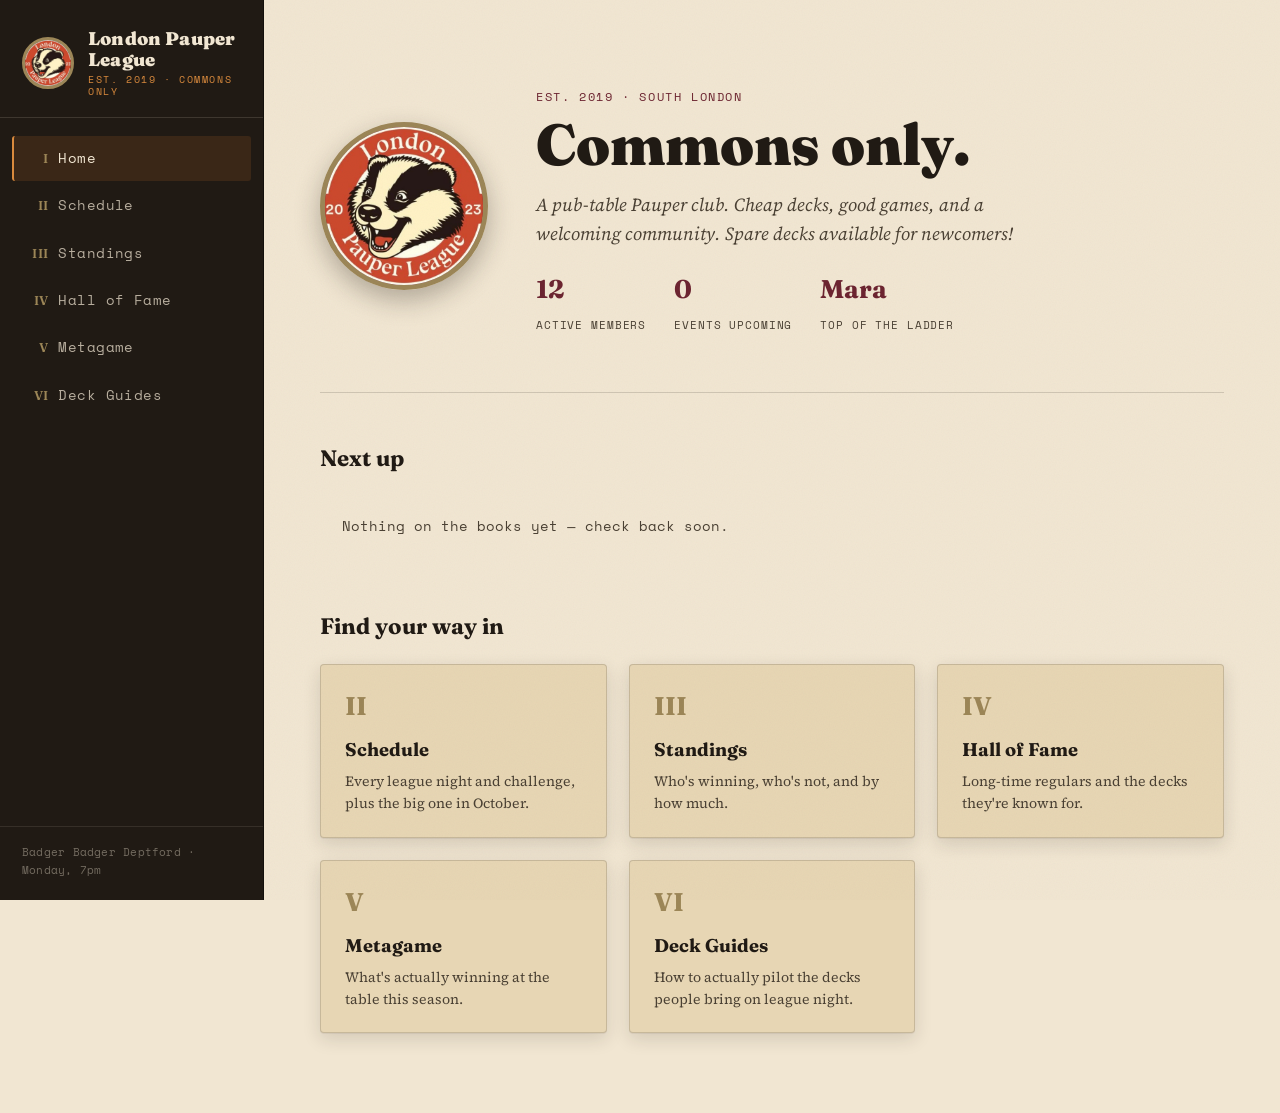
<file: index.html>
﻿<!doctype html>
<html lang="en">
<head>
<meta charset="utf-8">
<meta name="viewport" content="width=device-width, initial-scale=1">
<title>London Pauper League</title>
<meta name="description" content="A Magic: The Gathering Pauper club — schedule, standings, hall of fame and metagame.">
<link rel="icon" href="assets/crest.svg" type="image/svg+xml">
<link rel="preconnect" href="https://fonts.googleapis.com">
<link rel="preconnect" href="https://fonts.gstatic.com" crossorigin>
<link href="https://fonts.googleapis.com/css2?family=Fraunces:opsz,wght@9..144,400;9..144,600;9..144,900&family=Source+Serif+4:ital,wght@0,400;0,600;1,400&family=Space+Mono:wght@400;700&display=swap" rel="stylesheet">
<link rel="stylesheet" href="css/style.css">
</head>
<body data-page="home">
<div class="topbar">
  <button class="nav-toggle" aria-label="Toggle navigation" aria-expanded="false">&#9776;</button>
  <div class="crest-medallion"><img src="assets/logo2.jpg" alt="" onerror="this.onerror=null;this.src='assets/crest.svg'"></div>
  <span class="wordmark">London Pauper League</span>
</div>
<div class="scrim"></div>

<div class="shell">
  <aside class="sidebar">
    <div class="sidebar-head">
      <div class="crest-medallion"><img src="assets/logo2.jpg" alt="London Pauper League crest" onerror="this.onerror=null;this.src='assets/crest.svg'"></div>
      <div class="wordmark">London Pauper League<small>Est. 2019 &middot; Commons Only</small></div>
    </div>
    <ul class="nav">
      <li><a class="nav-link" data-page="home" href="index.html"><span class="glyph">I</span>Home</a></li>
      <li><a class="nav-link" data-page="schedule" href="schedule.html"><span class="glyph">II</span>Schedule</a></li>
      <li><a class="nav-link" data-page="standings" href="standings.html"><span class="glyph">III</span>Standings</a></li>
      <li><a class="nav-link" data-page="hall-of-fame" href="hall-of-fame.html"><span class="glyph">IV</span>Hall of Fame</a></li>
      <li><a class="nav-link" data-page="metagame" href="metagame.html"><span class="glyph">V</span>Metagame</a></li>
      <li><a class="nav-link" data-page="deck-guides" href="deck-guides.html"><span class="glyph">VI</span>Deck Guides</a></li>
    </ul>
    <div class="sidebar-foot">Badger Badger Deptford &middot; Monday, 7pm</div>
  </aside>

  <main class="main">
    <section class="hero">
      <div class="hero-seal">
        <img src="assets/logo2.jpg" alt="London Pauper League crest" onerror="this.onerror=null;this.src='assets/crest.svg'">
      </div>
      <div class="hero-copy">
        <p class="eyebrow">Est. 2019 &middot; South London</p>
        <h1>Commons only.</h1>
        <p class="tag">A pub-table Pauper club. Cheap decks, good games, and a welcoming community. Spare decks available for newcomers!</p>
        <div class="hero-stats">
          <div class="stat"><b id="stat-members">—</b><span>Active Members</span></div>
          <div class="stat"><b id="stat-events">—</b><span>Events Upcoming</span></div>
          <div class="stat"><b id="stat-topdog">—</b><span>Top of the Ladder</span></div>
        </div>
      </div>
    </section>

    <section class="next-up">
      <h2 class="section-title">Next up</h2>
      <div id="next-up-slot"><p class="loading-line">Checking the ledger…</p></div>
    </section>

    <section>
      <h2 class="section-title">Find your way in</h2>
      <div class="quick-grid">
        <a class="quick-card card" href="schedule.html">
          <span class="glyph">II</span>
          <h3>Schedule</h3>
          <p>Every league night and challenge, plus the big one in October.</p>
        </a>
        <a class="quick-card card" href="standings.html">
          <span class="glyph">III</span>
          <h3>Standings</h3>
          <p>Who's winning, who's not, and by how much.</p>
        </a>
        <a class="quick-card card" href="hall-of-fame.html">
          <span class="glyph">IV</span>
          <h3>Hall of Fame</h3>
          <p>Long-time regulars and the decks they're known for.</p>
        </a>
        <a class="quick-card card" href="metagame.html">
          <span class="glyph">V</span>
          <h3>Metagame</h3>
          <p>What's actually winning at the table this season.</p>
        </a>
        <a class="quick-card card" href="deck-guides.html">
          <span class="glyph">VI</span>
          <h3>Deck Guides</h3>
          <p>How to actually pilot the decks people bring on league night.</p>
        </a>
      </div>
    </section>
  </main>
</div>

<script src="js/main.js"></script>
<script src="js/home.js"></script>
</body>
</html>
</file>
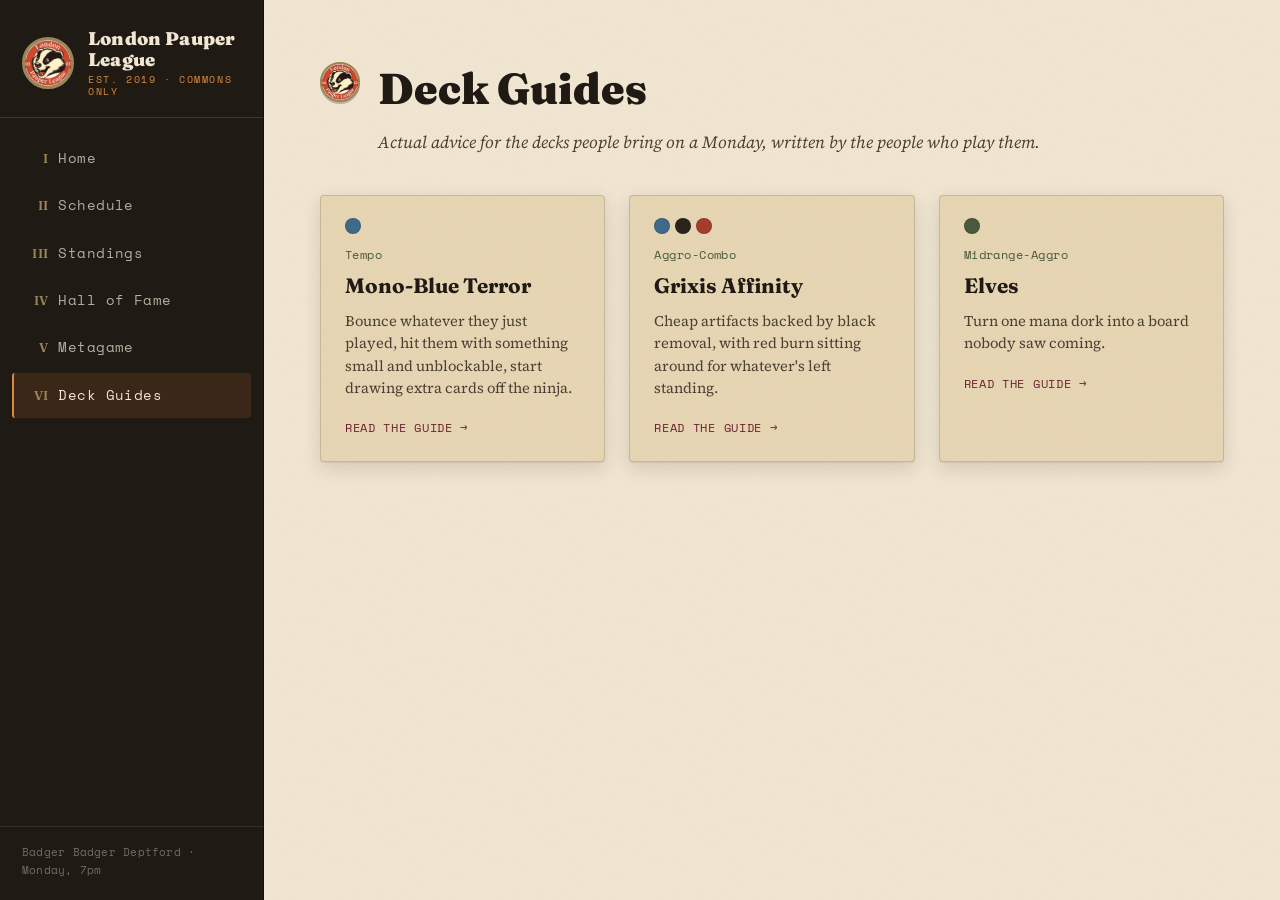
<file: deck-guides.html>
<!doctype html>
<html lang="en">
<head>
<meta charset="utf-8">
<meta name="viewport" content="width=device-width, initial-scale=1">
<title>Deck Guides — London Pauper League</title>
<meta name="description" content="How to play each deck in the London Pauper League metagame.">
<link rel="icon" href="assets/crest.svg" type="image/svg+xml">
<link rel="preconnect" href="https://fonts.googleapis.com">
<link rel="preconnect" href="https://fonts.gstatic.com" crossorigin>
<link href="https://fonts.googleapis.com/css2?family=Fraunces:opsz,wght@9..144,400;9..144,600;9..144,900&family=Source+Serif+4:ital,wght@0,400;0,600;1,400&family=Space+Mono:wght@400;700&display=swap" rel="stylesheet">
<link rel="stylesheet" href="css/style.css">
</head>
<body data-page="deck-guides">
<div class="topbar">
  <button class="nav-toggle" aria-label="Toggle navigation" aria-expanded="false">&#9776;</button>
  <div class="crest-medallion"><img src="assets/logo2.jpg" alt="" onerror="this.onerror=null;this.src='assets/crest.svg'"></div>
  <span class="wordmark">London Pauper League</span>
</div>
<div class="scrim"></div>

<div class="shell">
  <aside class="sidebar">
    <div class="sidebar-head">
      <div class="crest-medallion"><img src="assets/logo2.jpg" alt="London Pauper League crest" onerror="this.onerror=null;this.src='assets/crest.svg'"></div>
      <div class="wordmark">London Pauper League<small>Est. 2019 &middot; Commons Only</small></div>
    </div>
    <ul class="nav">
      <li><a class="nav-link" data-page="home" href="index.html"><span class="glyph">I</span>Home</a></li>
      <li><a class="nav-link" data-page="schedule" href="schedule.html"><span class="glyph">II</span>Schedule</a></li>
      <li><a class="nav-link" data-page="standings" href="standings.html"><span class="glyph">III</span>Standings</a></li>
      <li><a class="nav-link" data-page="hall-of-fame" href="hall-of-fame.html"><span class="glyph">IV</span>Hall of Fame</a></li>
      <li><a class="nav-link" data-page="metagame" href="metagame.html"><span class="glyph">V</span>Metagame</a></li>
      <li><a class="nav-link" data-page="deck-guides" href="deck-guides.html"><span class="glyph">VI</span>Deck Guides</a></li>
    </ul>
    <div class="sidebar-foot">Badger Badger Deptford &middot; Monday, 7pm</div>
  </aside>

  <main class="main">
    <div class="page-head">
      <div class="stamp"><img src="assets/logo2.jpg" alt="" onerror="this.onerror=null;this.src='assets/crest.svg'"></div>
      <div>
        <h1>Deck Guides</h1>
        <p class="lede">Actual advice for the decks people bring on a Monday, written by the people who play them.</p>
      </div>
    </div>

    <div class="guide-grid" id="guide-grid">
      <p class="loading-line">Pulling guides off the shelf&hellip;</p>
    </div>
  </main>
</div>

<script src="js/main.js"></script>
<script src="js/deck-guides.js"></script>
</body>
</html>
</file>
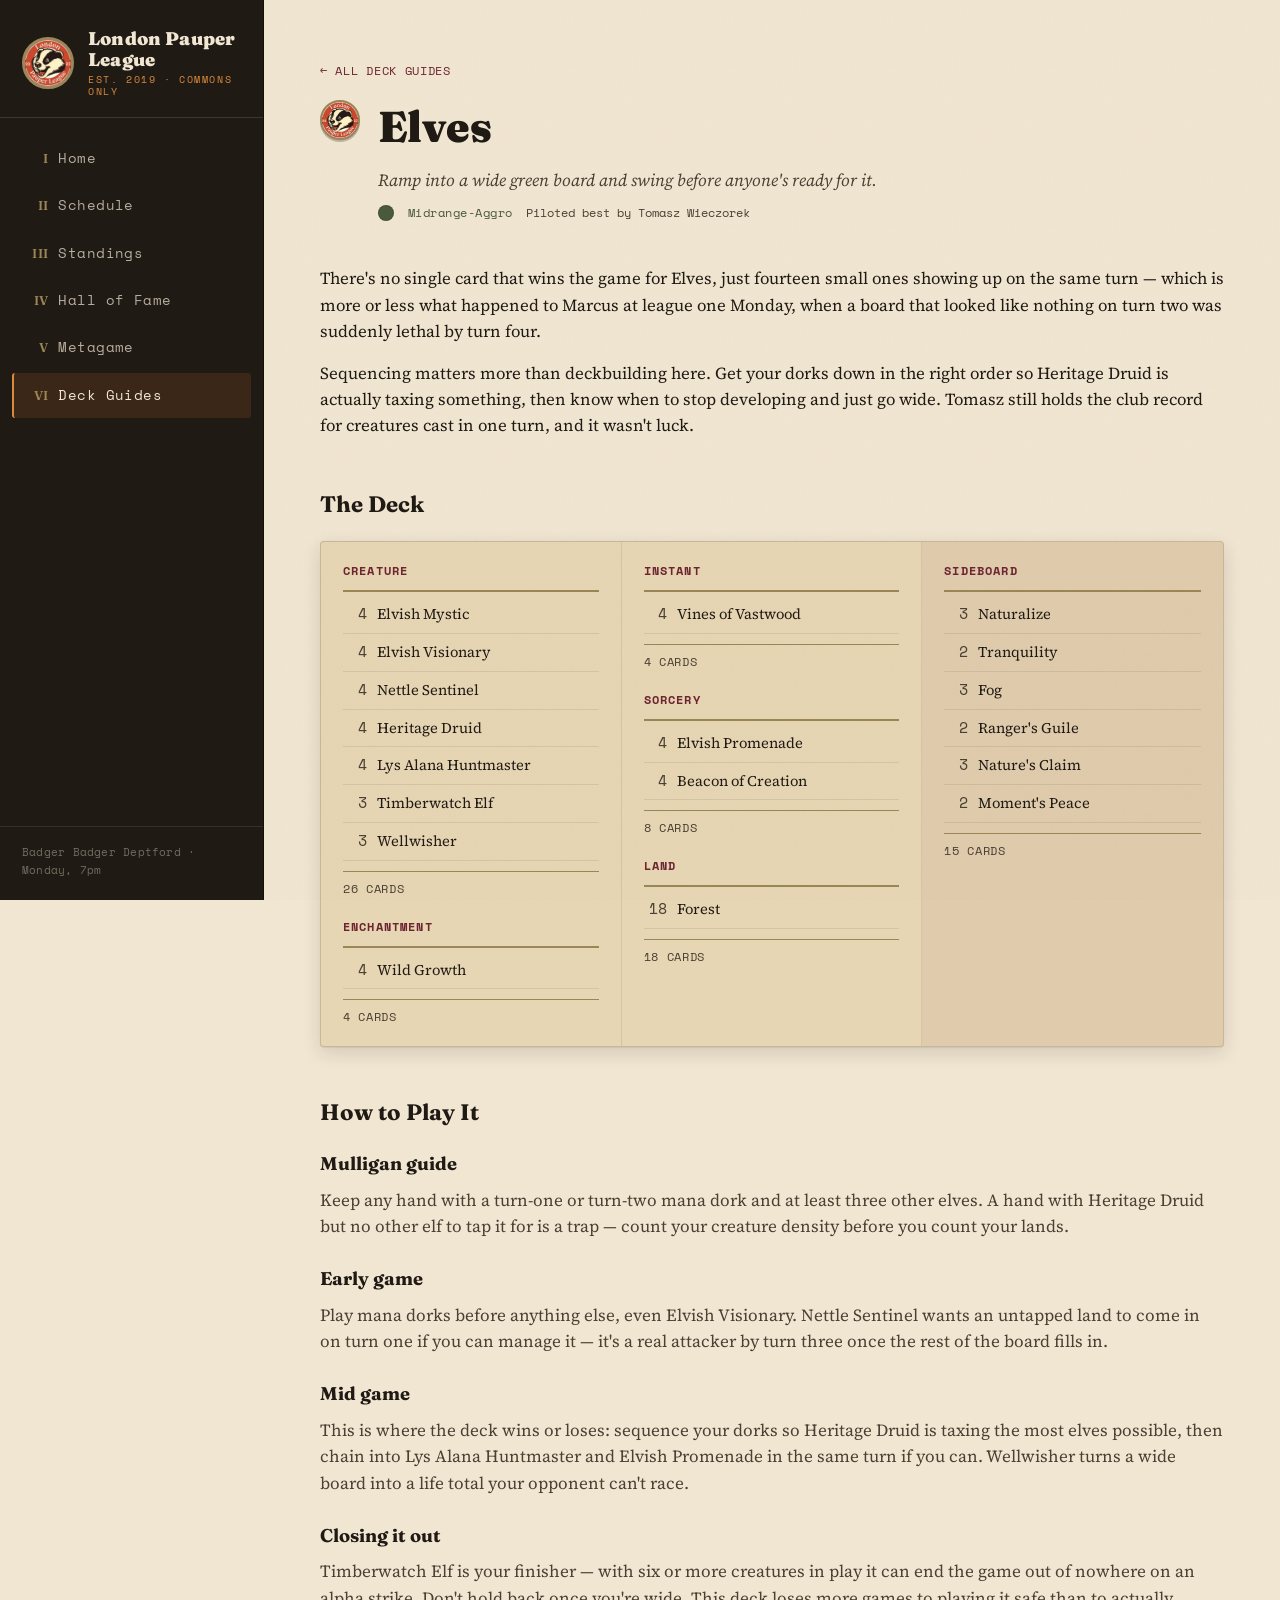
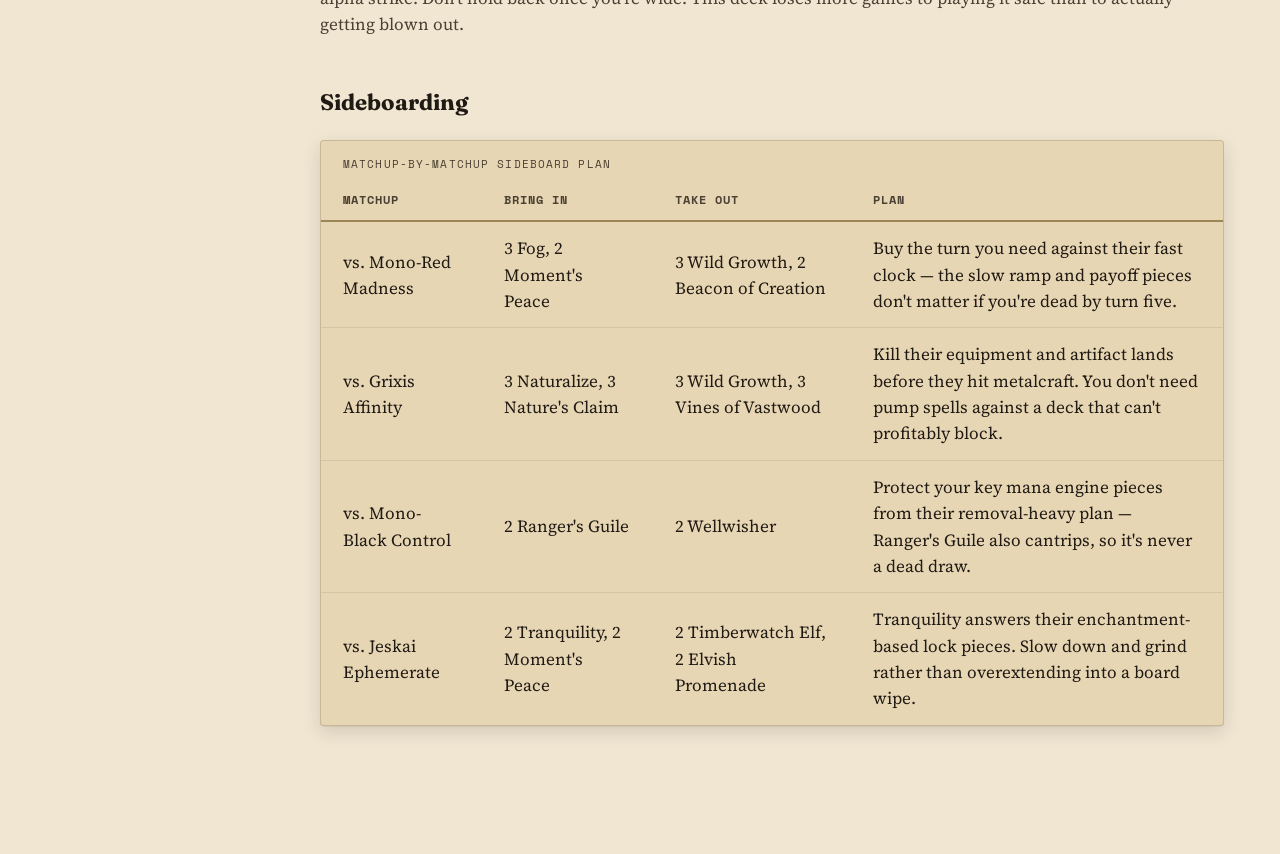
<file: guide-elves.html>
<!doctype html>
<html lang="en">
<head>
<meta charset="utf-8">
<meta name="viewport" content="width=device-width, initial-scale=1">
<title>Elves Deck Guide — London Pauper League</title>
<meta name="description" content="How to play Elves: decklist, game plan and sideboarding for the London Pauper League go-wide green deck.">
<link rel="icon" href="assets/crest.svg" type="image/svg+xml">
<link rel="preconnect" href="https://fonts.googleapis.com">
<link rel="preconnect" href="https://fonts.gstatic.com" crossorigin>
<link href="https://fonts.googleapis.com/css2?family=Fraunces:opsz,wght@9..144,400;9..144,600;9..144,900&family=Source+Serif+4:ital,wght@0,400;0,600;1,400&family=Space+Mono:wght@400;700&display=swap" rel="stylesheet">
<link rel="stylesheet" href="css/style.css">
</head>
<body data-page="deck-guides">
<div class="topbar">
  <button class="nav-toggle" aria-label="Toggle navigation" aria-expanded="false">&#9776;</button>
  <div class="crest-medallion"><img src="assets/logo2.jpg" alt="" onerror="this.onerror=null;this.src='assets/crest.svg'"></div>
  <span class="wordmark">London Pauper League</span>
</div>
<div class="scrim"></div>

<div class="shell">
  <aside class="sidebar">
    <div class="sidebar-head">
      <div class="crest-medallion"><img src="assets/logo2.jpg" alt="London Pauper League crest" onerror="this.onerror=null;this.src='assets/crest.svg'"></div>
      <div class="wordmark">London Pauper League<small>Est. 2019 &middot; Commons Only</small></div>
    </div>
    <ul class="nav">
      <li><a class="nav-link" data-page="home" href="index.html"><span class="glyph">I</span>Home</a></li>
      <li><a class="nav-link" data-page="schedule" href="schedule.html"><span class="glyph">II</span>Schedule</a></li>
      <li><a class="nav-link" data-page="standings" href="standings.html"><span class="glyph">III</span>Standings</a></li>
      <li><a class="nav-link" data-page="hall-of-fame" href="hall-of-fame.html"><span class="glyph">IV</span>Hall of Fame</a></li>
      <li><a class="nav-link" data-page="metagame" href="metagame.html"><span class="glyph">V</span>Metagame</a></li>
      <li><a class="nav-link" data-page="deck-guides" href="deck-guides.html"><span class="glyph">VI</span>Deck Guides</a></li>
    </ul>
    <div class="sidebar-foot">Badger Badger Deptford &middot; Monday, 7pm</div>
  </aside>

  <main class="main" data-guide-src="data/guides/elves.json">
    <a class="guide-back" href="deck-guides.html">&larr; All Deck Guides</a>
    <div class="page-head">
      <div class="stamp"><img src="assets/logo2.jpg" alt="" onerror="this.onerror=null;this.src='assets/crest.svg'"></div>
      <div>
        <h1>Elves</h1>
        <p class="lede">Ramp into a wide green board and swing before anyone's ready for it.</p>
        <div class="guide-meta" id="guide-meta"></div>
      </div>
    </div>

    <section class="guide-section guide-intro" id="guide-intro">
      <p class="loading-line">Loading guide&hellip;</p>
    </section>

    <section class="guide-section">
      <h2 class="section-title">The Deck</h2>
      <div class="decklist-grid" id="decklist-grid"></div>
    </section>

    <section class="guide-section">
      <h2 class="section-title">How to Play It</h2>
      <div id="howto-list"></div>
    </section>

    <section class="guide-section">
      <h2 class="section-title">Sideboarding</h2>
      <div class="ledger-wrap">
        <table class="ledger">
          <caption>Matchup-by-matchup sideboard plan</caption>
          <thead>
            <tr>
              <th>Matchup</th>
              <th>Bring In</th>
              <th>Take Out</th>
              <th>Plan</th>
            </tr>
          </thead>
          <tbody id="sideboard-body"></tbody>
        </table>
      </div>
    </section>
  </main>
</div>

<script src="js/main.js"></script>
<script src="js/guide.js"></script>
</body>
</html>
</file>
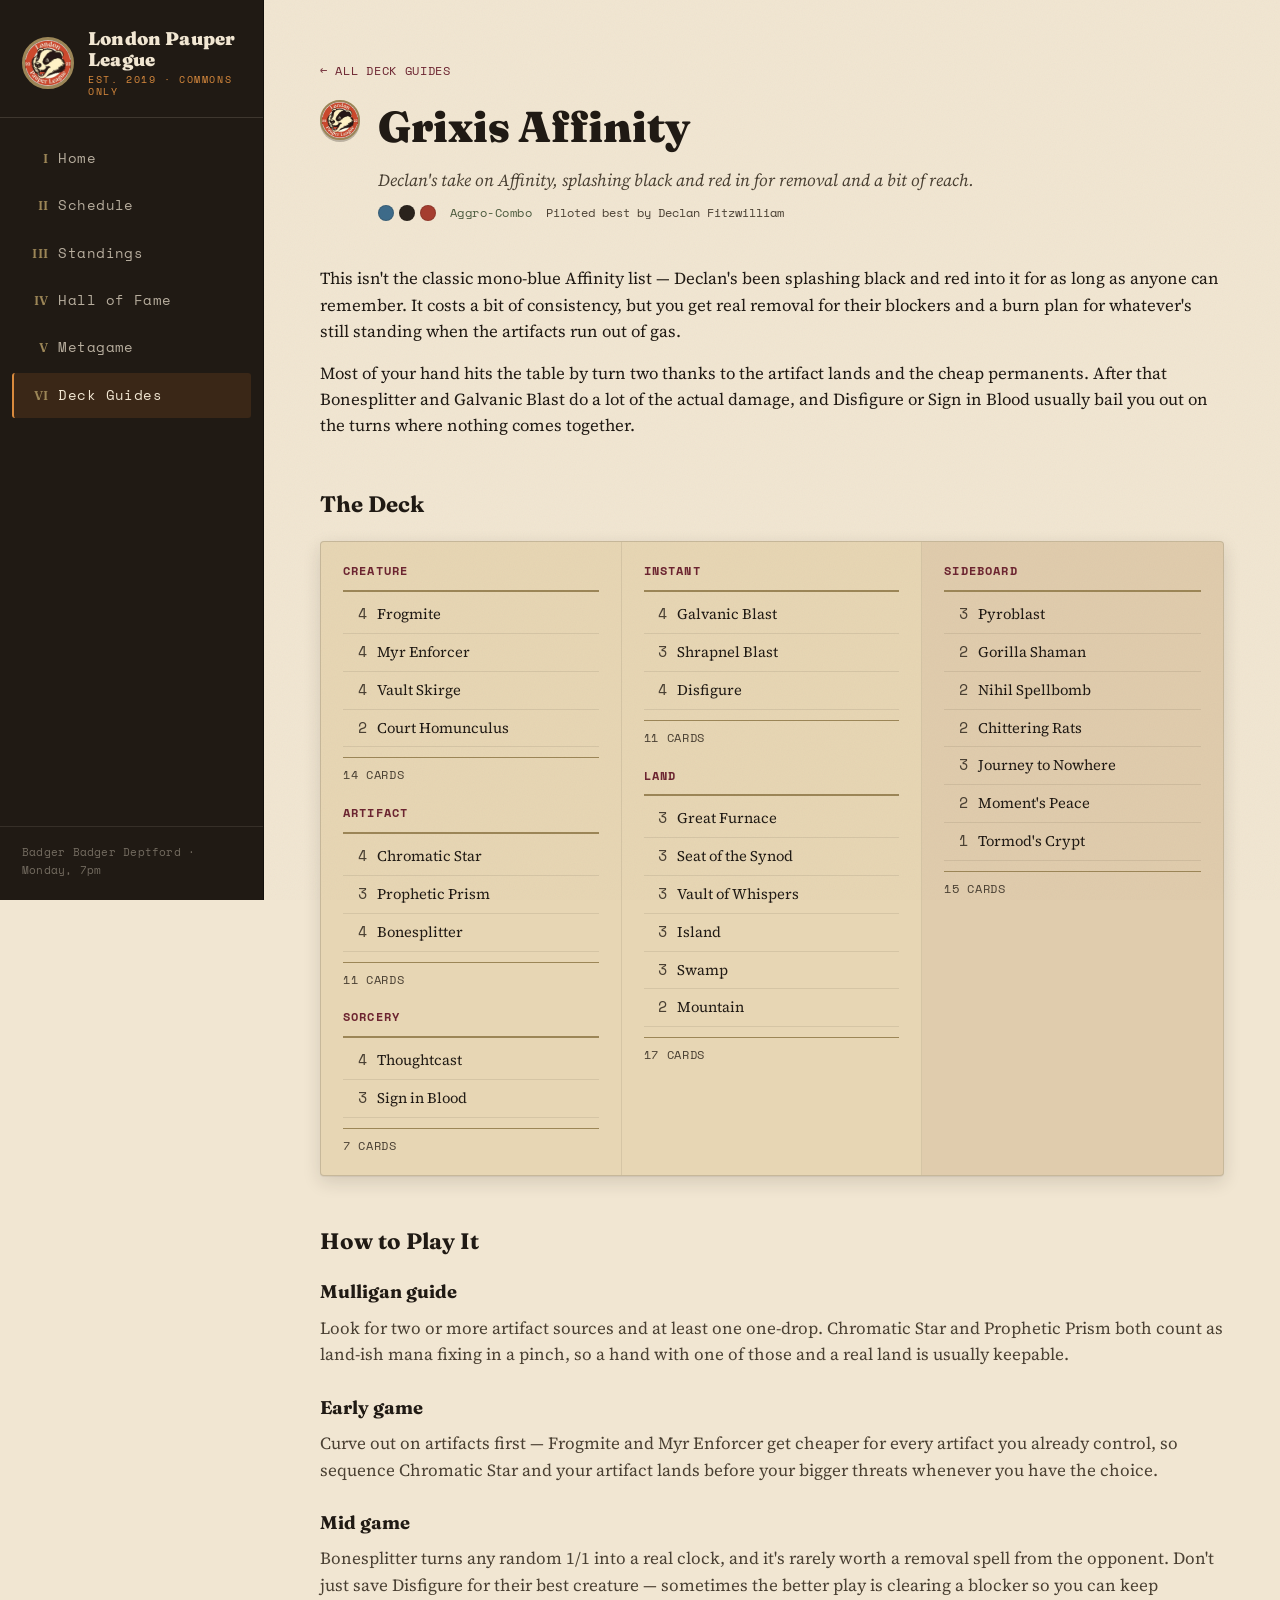
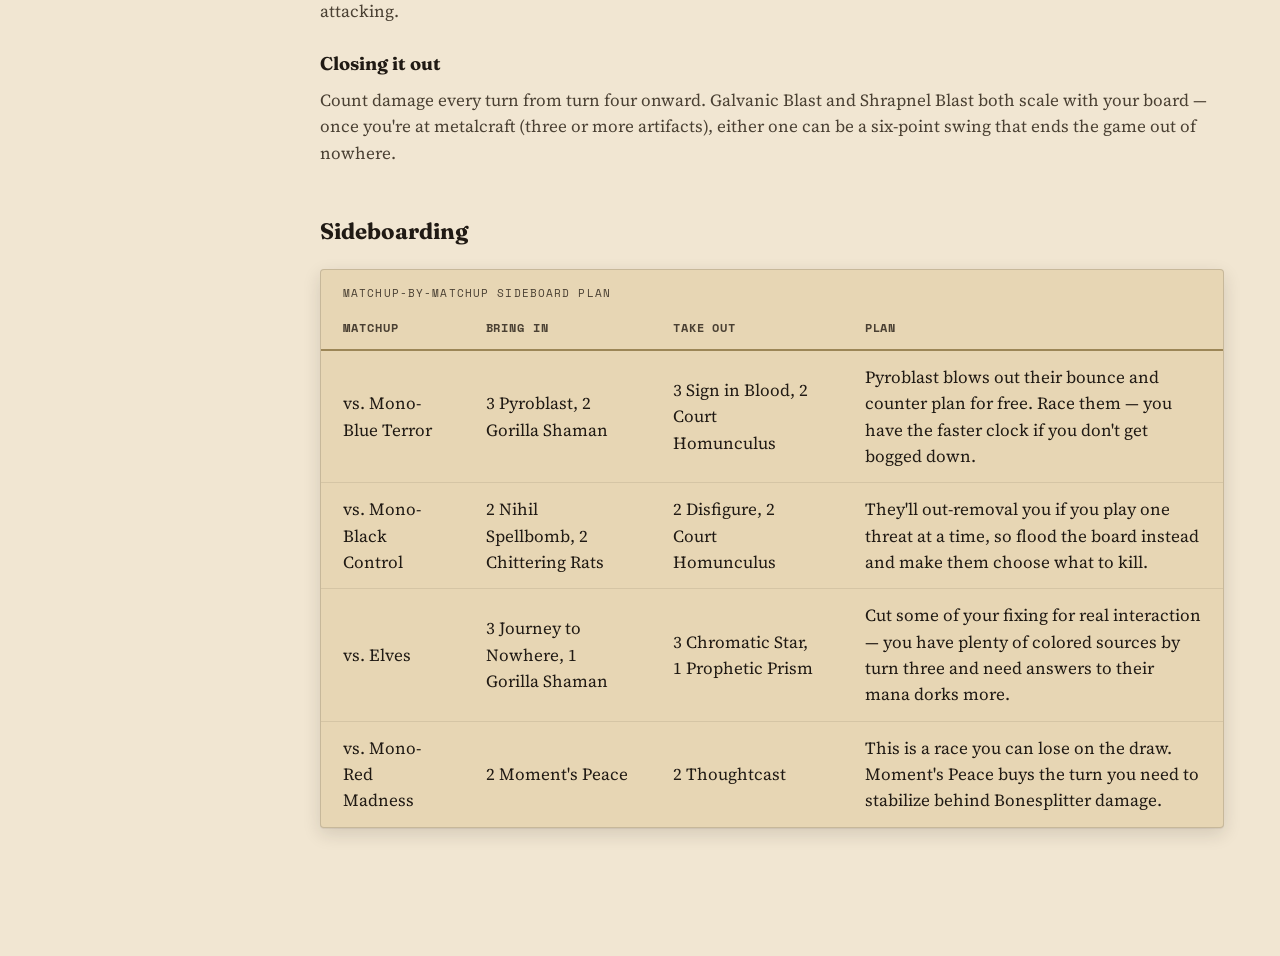
<file: guide-grixis-affinity.html>
<!doctype html>
<html lang="en">
<head>
<meta charset="utf-8">
<meta name="viewport" content="width=device-width, initial-scale=1">
<title>Grixis Affinity Deck Guide — London Pauper League</title>
<meta name="description" content="How to play Grixis Affinity: decklist, game plan and sideboarding for the London Pauper League artifact aggro deck.">
<link rel="icon" href="assets/crest.svg" type="image/svg+xml">
<link rel="preconnect" href="https://fonts.googleapis.com">
<link rel="preconnect" href="https://fonts.gstatic.com" crossorigin>
<link href="https://fonts.googleapis.com/css2?family=Fraunces:opsz,wght@9..144,400;9..144,600;9..144,900&family=Source+Serif+4:ital,wght@0,400;0,600;1,400&family=Space+Mono:wght@400;700&display=swap" rel="stylesheet">
<link rel="stylesheet" href="css/style.css">
</head>
<body data-page="deck-guides">
<div class="topbar">
  <button class="nav-toggle" aria-label="Toggle navigation" aria-expanded="false">&#9776;</button>
  <div class="crest-medallion"><img src="assets/logo2.jpg" alt="" onerror="this.onerror=null;this.src='assets/crest.svg'"></div>
  <span class="wordmark">London Pauper League</span>
</div>
<div class="scrim"></div>

<div class="shell">
  <aside class="sidebar">
    <div class="sidebar-head">
      <div class="crest-medallion"><img src="assets/logo2.jpg" alt="London Pauper League crest" onerror="this.onerror=null;this.src='assets/crest.svg'"></div>
      <div class="wordmark">London Pauper League<small>Est. 2019 &middot; Commons Only</small></div>
    </div>
    <ul class="nav">
      <li><a class="nav-link" data-page="home" href="index.html"><span class="glyph">I</span>Home</a></li>
      <li><a class="nav-link" data-page="schedule" href="schedule.html"><span class="glyph">II</span>Schedule</a></li>
      <li><a class="nav-link" data-page="standings" href="standings.html"><span class="glyph">III</span>Standings</a></li>
      <li><a class="nav-link" data-page="hall-of-fame" href="hall-of-fame.html"><span class="glyph">IV</span>Hall of Fame</a></li>
      <li><a class="nav-link" data-page="metagame" href="metagame.html"><span class="glyph">V</span>Metagame</a></li>
      <li><a class="nav-link" data-page="deck-guides" href="deck-guides.html"><span class="glyph">VI</span>Deck Guides</a></li>
    </ul>
    <div class="sidebar-foot">Badger Badger Deptford &middot; Monday, 7pm</div>
  </aside>

  <main class="main" data-guide-src="data/guides/grixis-affinity.json">
    <a class="guide-back" href="deck-guides.html">&larr; All Deck Guides</a>
    <div class="page-head">
      <div class="stamp"><img src="assets/logo2.jpg" alt="" onerror="this.onerror=null;this.src='assets/crest.svg'"></div>
      <div>
        <h1>Grixis Affinity</h1>
        <p class="lede">Declan's take on Affinity, splashing black and red in for removal and a bit of reach.</p>
        <div class="guide-meta" id="guide-meta"></div>
      </div>
    </div>

    <section class="guide-section guide-intro" id="guide-intro">
      <p class="loading-line">Loading guide&hellip;</p>
    </section>

    <section class="guide-section">
      <h2 class="section-title">The Deck</h2>
      <div class="decklist-grid" id="decklist-grid"></div>
    </section>

    <section class="guide-section">
      <h2 class="section-title">How to Play It</h2>
      <div id="howto-list"></div>
    </section>

    <section class="guide-section">
      <h2 class="section-title">Sideboarding</h2>
      <div class="ledger-wrap">
        <table class="ledger">
          <caption>Matchup-by-matchup sideboard plan</caption>
          <thead>
            <tr>
              <th>Matchup</th>
              <th>Bring In</th>
              <th>Take Out</th>
              <th>Plan</th>
            </tr>
          </thead>
          <tbody id="sideboard-body"></tbody>
        </table>
      </div>
    </section>
  </main>
</div>

<script src="js/main.js"></script>
<script src="js/guide.js"></script>
</body>
</html>
</file>
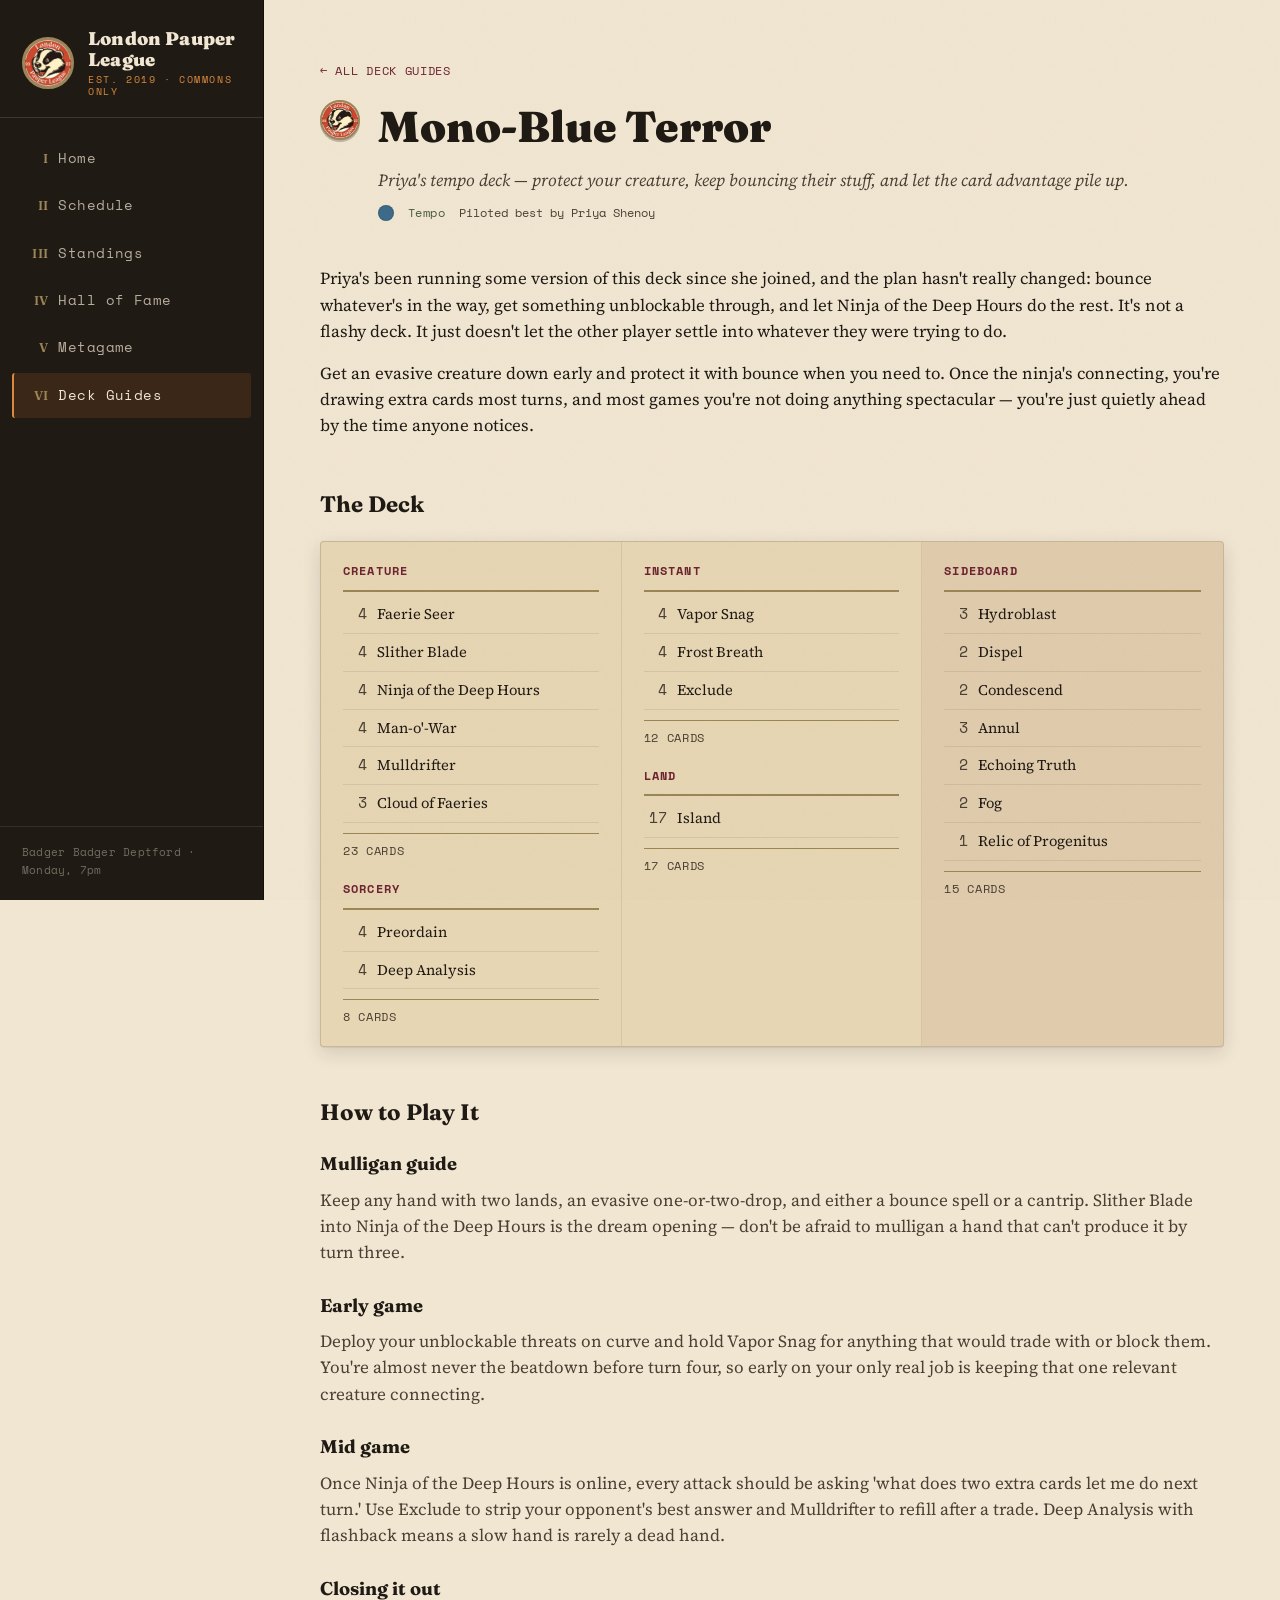
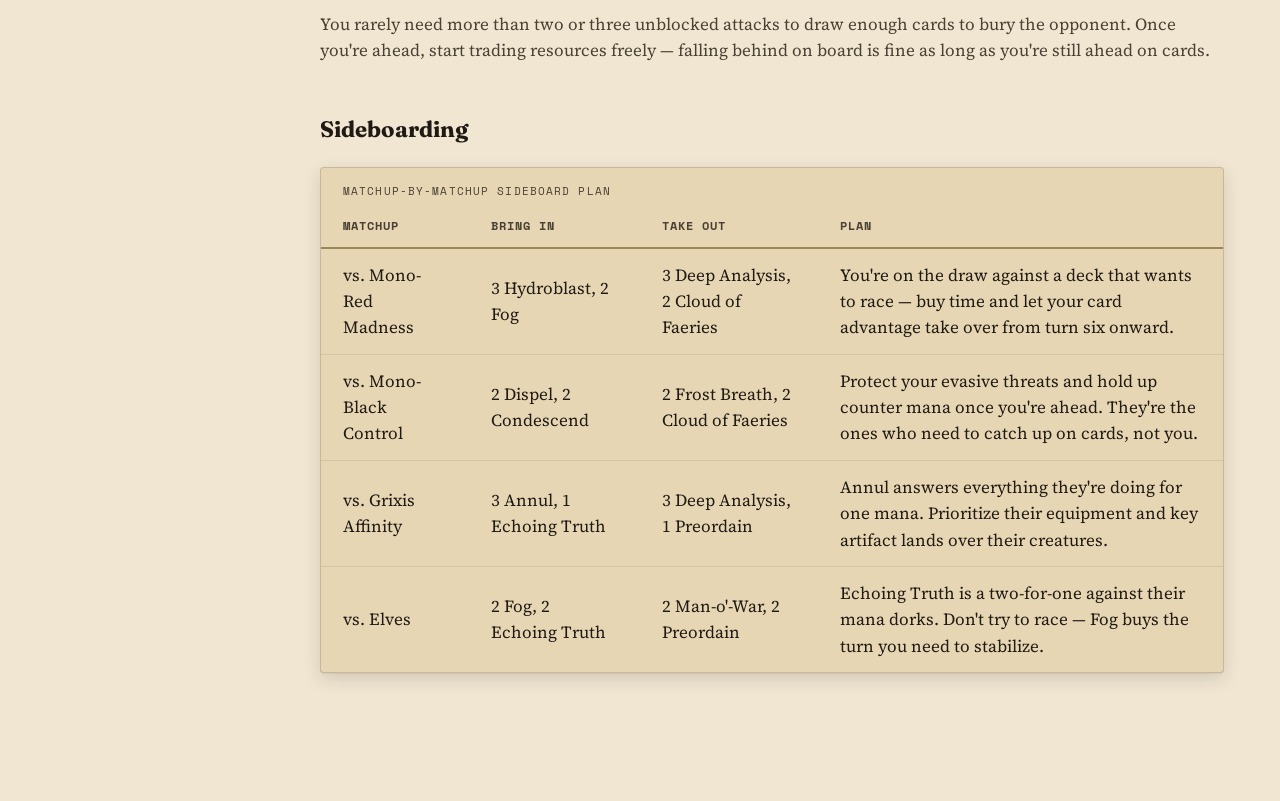
<file: guide-mono-blue-terror.html>
<!doctype html>
<html lang="en">
<head>
<meta charset="utf-8">
<meta name="viewport" content="width=device-width, initial-scale=1">
<title>Mono-Blue Terror Deck Guide — London Pauper League</title>
<meta name="description" content="How to play Mono-Blue Terror: decklist, game plan and sideboarding for the London Pauper League tempo deck.">
<link rel="icon" href="assets/crest.svg" type="image/svg+xml">
<link rel="preconnect" href="https://fonts.googleapis.com">
<link rel="preconnect" href="https://fonts.gstatic.com" crossorigin>
<link href="https://fonts.googleapis.com/css2?family=Fraunces:opsz,wght@9..144,400;9..144,600;9..144,900&family=Source+Serif+4:ital,wght@0,400;0,600;1,400&family=Space+Mono:wght@400;700&display=swap" rel="stylesheet">
<link rel="stylesheet" href="css/style.css">
</head>
<body data-page="deck-guides">
<div class="topbar">
  <button class="nav-toggle" aria-label="Toggle navigation" aria-expanded="false">&#9776;</button>
  <div class="crest-medallion"><img src="assets/logo2.jpg" alt="" onerror="this.onerror=null;this.src='assets/crest.svg'"></div>
  <span class="wordmark">London Pauper League</span>
</div>
<div class="scrim"></div>

<div class="shell">
  <aside class="sidebar">
    <div class="sidebar-head">
      <div class="crest-medallion"><img src="assets/logo2.jpg" alt="London Pauper League crest" onerror="this.onerror=null;this.src='assets/crest.svg'"></div>
      <div class="wordmark">London Pauper League<small>Est. 2019 &middot; Commons Only</small></div>
    </div>
    <ul class="nav">
      <li><a class="nav-link" data-page="home" href="index.html"><span class="glyph">I</span>Home</a></li>
      <li><a class="nav-link" data-page="schedule" href="schedule.html"><span class="glyph">II</span>Schedule</a></li>
      <li><a class="nav-link" data-page="standings" href="standings.html"><span class="glyph">III</span>Standings</a></li>
      <li><a class="nav-link" data-page="hall-of-fame" href="hall-of-fame.html"><span class="glyph">IV</span>Hall of Fame</a></li>
      <li><a class="nav-link" data-page="metagame" href="metagame.html"><span class="glyph">V</span>Metagame</a></li>
      <li><a class="nav-link" data-page="deck-guides" href="deck-guides.html"><span class="glyph">VI</span>Deck Guides</a></li>
    </ul>
    <div class="sidebar-foot">Badger Badger Deptford &middot; Monday, 7pm</div>
  </aside>

  <main class="main" data-guide-src="data/guides/mono-blue-terror.json">
    <a class="guide-back" href="deck-guides.html">&larr; All Deck Guides</a>
    <div class="page-head">
      <div class="stamp"><img src="assets/logo2.jpg" alt="" onerror="this.onerror=null;this.src='assets/crest.svg'"></div>
      <div>
        <h1>Mono-Blue Terror</h1>
        <p class="lede">Priya's tempo deck — protect your creature, keep bouncing their stuff, and let the card advantage pile up.</p>
        <div class="guide-meta" id="guide-meta"></div>
      </div>
    </div>

    <section class="guide-section guide-intro" id="guide-intro">
      <p class="loading-line">Loading guide&hellip;</p>
    </section>

    <section class="guide-section">
      <h2 class="section-title">The Deck</h2>
      <div class="decklist-grid" id="decklist-grid"></div>
    </section>

    <section class="guide-section">
      <h2 class="section-title">How to Play It</h2>
      <div id="howto-list"></div>
    </section>

    <section class="guide-section">
      <h2 class="section-title">Sideboarding</h2>
      <div class="ledger-wrap">
        <table class="ledger">
          <caption>Matchup-by-matchup sideboard plan</caption>
          <thead>
            <tr>
              <th>Matchup</th>
              <th>Bring In</th>
              <th>Take Out</th>
              <th>Plan</th>
            </tr>
          </thead>
          <tbody id="sideboard-body"></tbody>
        </table>
      </div>
    </section>
  </main>
</div>

<script src="js/main.js"></script>
<script src="js/guide.js"></script>
</body>
</html>
</file>
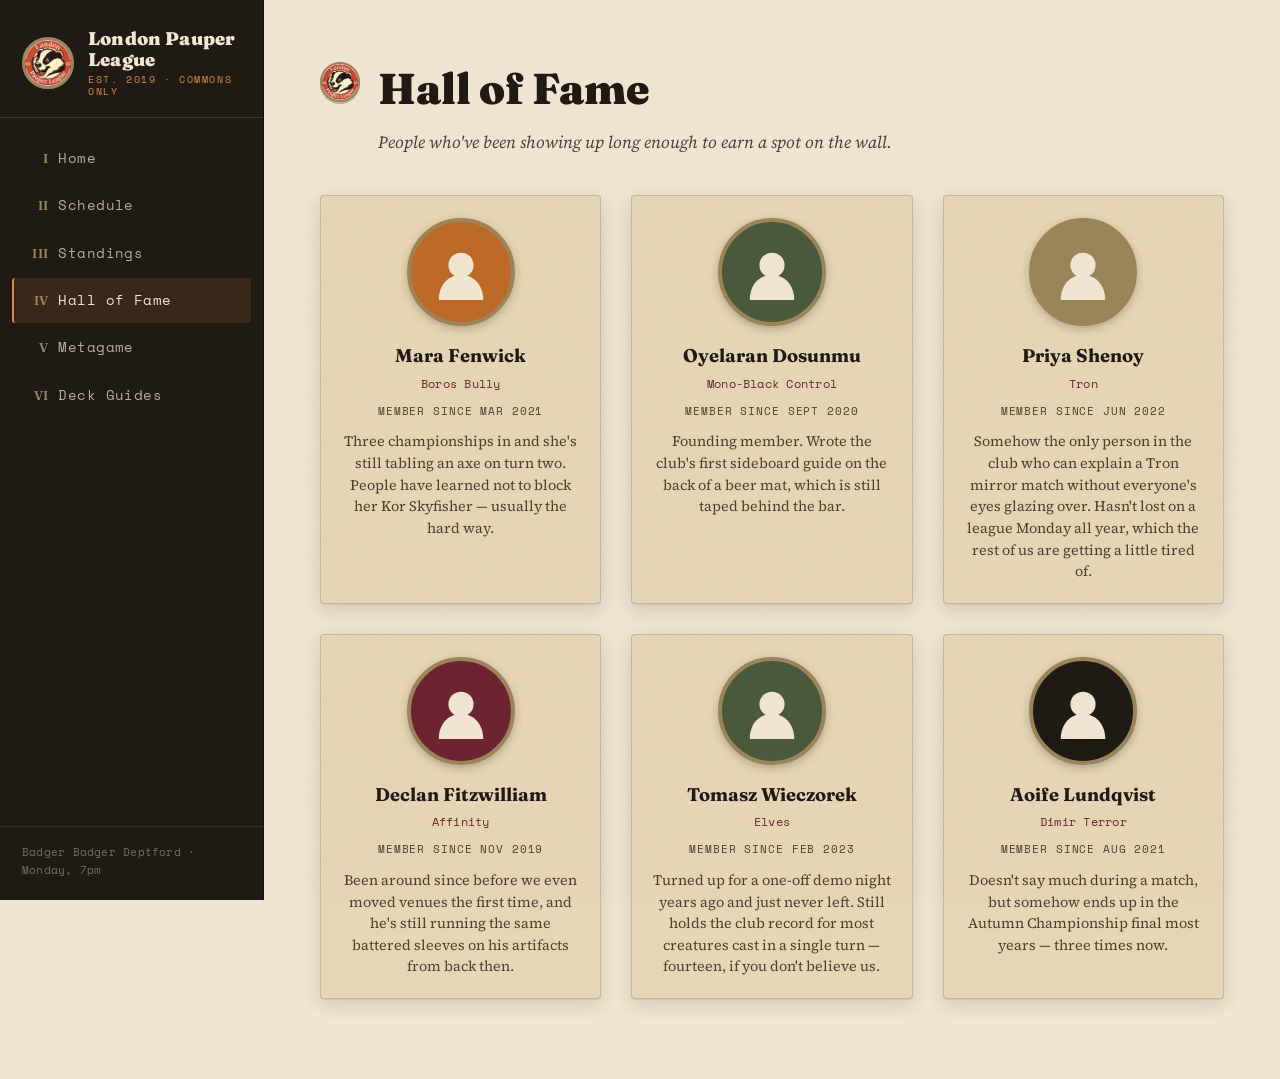
<file: hall-of-fame.html>
﻿<!doctype html>
<html lang="en">
<head>
<meta charset="utf-8">
<meta name="viewport" content="width=device-width, initial-scale=1">
<title>Hall of Fame — London Pauper League</title>
<meta name="description" content="The players who built the London Pauper League, and the decks they're known for.">
<link rel="icon" href="assets/crest.svg" type="image/svg+xml">
<link rel="preconnect" href="https://fonts.googleapis.com">
<link rel="preconnect" href="https://fonts.gstatic.com" crossorigin>
<link href="https://fonts.googleapis.com/css2?family=Fraunces:opsz,wght@9..144,400;9..144,600;9..144,900&family=Source+Serif+4:ital,wght@0,400;0,600;1,400&family=Space+Mono:wght@400;700&display=swap" rel="stylesheet">
<link rel="stylesheet" href="css/style.css">
</head>
<body data-page="hall-of-fame">
<div class="topbar">
  <button class="nav-toggle" aria-label="Toggle navigation" aria-expanded="false">&#9776;</button>
  <div class="crest-medallion"><img src="assets/logo2.jpg" alt="" onerror="this.onerror=null;this.src='assets/crest.svg'"></div>
  <span class="wordmark">London Pauper League</span>
</div>
<div class="scrim"></div>

<div class="shell">
  <aside class="sidebar">
    <div class="sidebar-head">
      <div class="crest-medallion"><img src="assets/logo2.jpg" alt="London Pauper League crest" onerror="this.onerror=null;this.src='assets/crest.svg'"></div>
      <div class="wordmark">London Pauper League<small>Est. 2019 &middot; Commons Only</small></div>
    </div>
    <ul class="nav">
      <li><a class="nav-link" data-page="home" href="index.html"><span class="glyph">I</span>Home</a></li>
      <li><a class="nav-link" data-page="schedule" href="schedule.html"><span class="glyph">II</span>Schedule</a></li>
      <li><a class="nav-link" data-page="standings" href="standings.html"><span class="glyph">III</span>Standings</a></li>
      <li><a class="nav-link" data-page="hall-of-fame" href="hall-of-fame.html"><span class="glyph">IV</span>Hall of Fame</a></li>
      <li><a class="nav-link" data-page="metagame" href="metagame.html"><span class="glyph">V</span>Metagame</a></li>
      <li><a class="nav-link" data-page="deck-guides" href="deck-guides.html"><span class="glyph">VI</span>Deck Guides</a></li>
    </ul>
    <div class="sidebar-foot">Badger Badger Deptford &middot; Monday, 7pm</div>
  </aside>

  <main class="main">
    <div class="page-head">
      <div class="stamp"><img src="assets/logo2.jpg" alt="" onerror="this.onerror=null;this.src='assets/crest.svg'"></div>
      <div>
        <h1>Hall of Fame</h1>
        <p class="lede">People who've been showing up long enough to earn a spot on the wall.</p>
      </div>
    </div>

    <div class="hof-grid" id="hof-grid">
      <p class="loading-line">Dusting off the frames…</p>
    </div>
  </main>
</div>

<script src="js/main.js"></script>
<script src="js/hall-of-fame.js"></script>
</body>
</html>
</file>
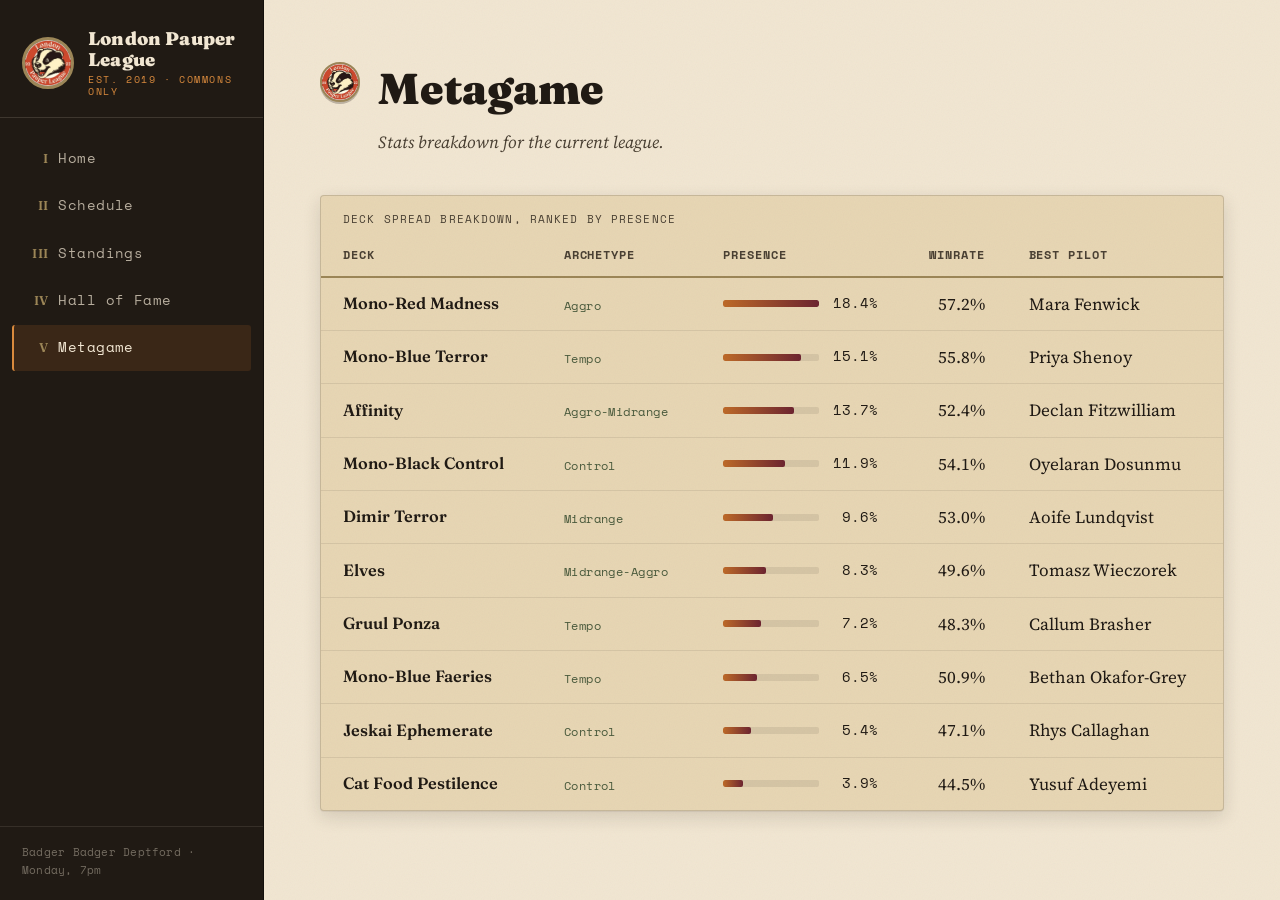
<file: metagame.html>
﻿<!doctype html>
<html lang="en">
<head>
<meta charset="utf-8">
<meta name="viewport" content="width=device-width, initial-scale=1">
<title>Metagame — London Pauper League</title>
<meta name="description" content="The most popular Pauper decks played at the London Pauper League this season.">
<link rel="icon" href="assets/crest.svg" type="image/svg+xml">
<link rel="preconnect" href="https://fonts.googleapis.com">
<link rel="preconnect" href="https://fonts.gstatic.com" crossorigin>
<link href="https://fonts.googleapis.com/css2?family=Fraunces:opsz,wght@9..144,400;9..144,600;9..144,900&family=Source+Serif+4:ital,wght@0,400;0,600;1,400&family=Space+Mono:wght@400;700&display=swap" rel="stylesheet">
<link rel="stylesheet" href="css/style.css">
</head>
<body data-page="metagame">
<div class="topbar">
  <button class="nav-toggle" aria-label="Toggle navigation" aria-expanded="false">&#9776;</button>
  <div class="crest-medallion"><img src="assets/logo2.jpg" alt="" onerror="this.onerror=null;this.src='assets/crest.svg'"></div>
  <span class="wordmark">London Pauper League</span>
</div>
<div class="scrim"></div>

<div class="shell">
  <aside class="sidebar">
    <div class="sidebar-head">
      <div class="crest-medallion"><img src="assets/logo2.jpg" alt="London Pauper League crest" onerror="this.onerror=null;this.src='assets/crest.svg'"></div>
      <div class="wordmark">London Pauper League<small>Est. 2019 &middot; Commons Only</small></div>
    </div>
    <ul class="nav">
      <li><a class="nav-link" data-page="home" href="index.html"><span class="glyph">I</span>Home</a></li>
      <li><a class="nav-link" data-page="schedule" href="schedule.html"><span class="glyph">II</span>Schedule</a></li>
      <li><a class="nav-link" data-page="standings" href="standings.html"><span class="glyph">III</span>Standings</a></li>
      <li><a class="nav-link" data-page="hall-of-fame" href="hall-of-fame.html"><span class="glyph">IV</span>Hall of Fame</a></li>
      <li><a class="nav-link" data-page="metagame" href="metagame.html"><span class="glyph">V</span>Metagame</a></li>
    </ul>
    <div class="sidebar-foot">Badger Badger Deptford &middot; Monday, 7pm</div>
  </aside>

  <main class="main">
    <div class="page-head">
      <div class="stamp"><img src="assets/logo2.jpg" alt="" onerror="this.onerror=null;this.src='assets/crest.svg'"></div>
      <div>
        <h1>Metagame</h1>
        <p class="lede">Stats breakdown for the current league.</p>
      </div>
    </div>

    <div class="ledger-wrap">
      <table class="ledger">
        <caption>Deck spread breakdown, ranked by presence</caption>
        <thead>
          <tr>
            <th>Deck</th>
            <th>Archetype</th>
            <th>Presence</th>
            <th class="num">Winrate</th>
            <th>Best Pilot</th>
          </tr>
        </thead>
        <tbody id="metagame-body">
          <tr><td colspan="5" class="loading-line">Tallying decklists…</td></tr>
        </tbody>
      </table>
    </div>
  </main>
</div>

<script src="js/main.js"></script>
<script src="js/metagame.js"></script>
</body>
</html>
</file>
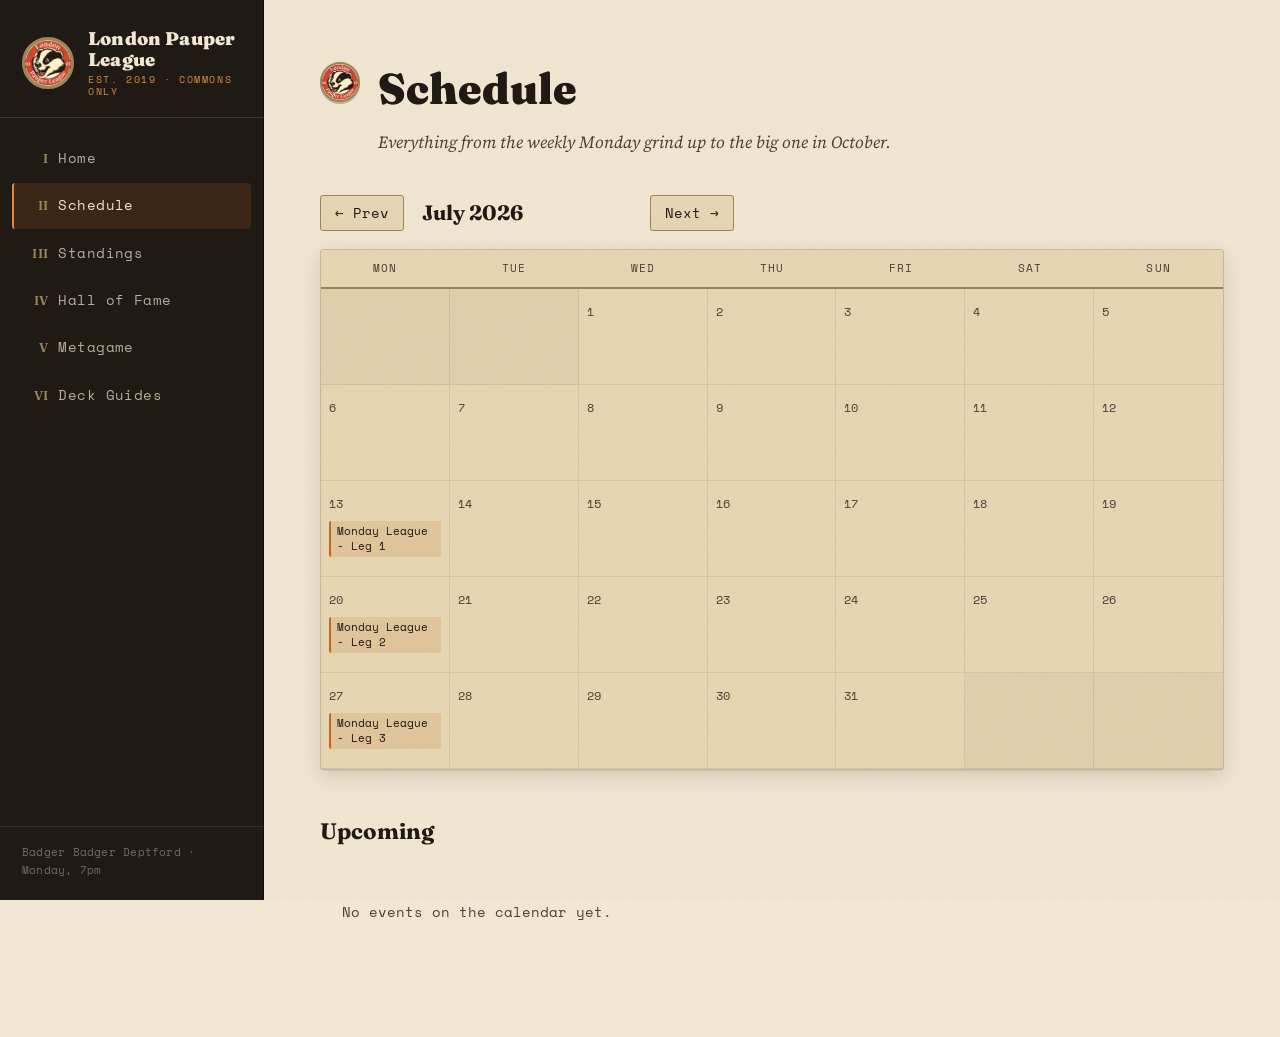
<file: schedule.html>
﻿<!doctype html>
<html lang="en">
<head>
<meta charset="utf-8">
<meta name="viewport" content="width=device-width, initial-scale=1">
<title>Schedule — London Pauper League</title>
<meta name="description" content="Upcoming league nights, challenges and championships for the London Pauper League.">
<link rel="icon" href="assets/crest.svg" type="image/svg+xml">
<link rel="preconnect" href="https://fonts.googleapis.com">
<link rel="preconnect" href="https://fonts.gstatic.com" crossorigin>
<link href="https://fonts.googleapis.com/css2?family=Fraunces:opsz,wght@9..144,400;9..144,600;9..144,900&family=Source+Serif+4:ital,wght@0,400;0,600;1,400&family=Space+Mono:wght@400;700&display=swap" rel="stylesheet">
<link rel="stylesheet" href="css/style.css">
</head>
<body data-page="schedule">
<div class="topbar">
  <button class="nav-toggle" aria-label="Toggle navigation" aria-expanded="false">&#9776;</button>
  <div class="crest-medallion"><img src="assets/logo2.jpg" alt="" onerror="this.onerror=null;this.src='assets/crest.svg'"></div>
  <span class="wordmark">London Pauper League</span>
</div>
<div class="scrim"></div>

<div class="shell">
  <aside class="sidebar">
    <div class="sidebar-head">
      <div class="crest-medallion"><img src="assets/logo2.jpg" alt="London Pauper League crest" onerror="this.onerror=null;this.src='assets/crest.svg'"></div>
      <div class="wordmark">London Pauper League<small>Est. 2019 &middot; Commons Only</small></div>
    </div>
    <ul class="nav">
      <li><a class="nav-link" data-page="home" href="index.html"><span class="glyph">I</span>Home</a></li>
      <li><a class="nav-link" data-page="schedule" href="schedule.html"><span class="glyph">II</span>Schedule</a></li>
      <li><a class="nav-link" data-page="standings" href="standings.html"><span class="glyph">III</span>Standings</a></li>
      <li><a class="nav-link" data-page="hall-of-fame" href="hall-of-fame.html"><span class="glyph">IV</span>Hall of Fame</a></li>
      <li><a class="nav-link" data-page="metagame" href="metagame.html"><span class="glyph">V</span>Metagame</a></li>
      <li><a class="nav-link" data-page="deck-guides" href="deck-guides.html"><span class="glyph">VI</span>Deck Guides</a></li>
    </ul>
    <div class="sidebar-foot">Badger Badger Deptford &middot; Monday, 7pm</div>
  </aside>

  <main class="main">
    <div class="page-head">
      <div class="stamp"><img src="assets/logo2.jpg" alt="" onerror="this.onerror=null;this.src='assets/crest.svg'"></div>
      <div>
        <h1>Schedule</h1>
        <p class="lede">Everything from the weekly Monday grind up to the big one in October.</p>
      </div>
    </div>

    <div class="calendar-nav">
      <button class="cal-btn" id="cal-prev" aria-label="Previous month">&larr; Prev</button>
      <h2 id="calendar-month">—</h2>
      <button class="cal-btn" id="cal-next" aria-label="Next month">Next &rarr;</button>
    </div>
    <div class="calendar-grid" id="calendar-grid" role="grid" aria-label="Event calendar"></div>

    <h2 class="section-title">Upcoming</h2>
    <div class="agenda" id="agenda-list"><p class="loading-line">Reading the ledger…</p></div>
  </main>
</div>

<script src="js/main.js"></script>
<script src="js/schedule.js"></script>
</body>
</html>
</file>
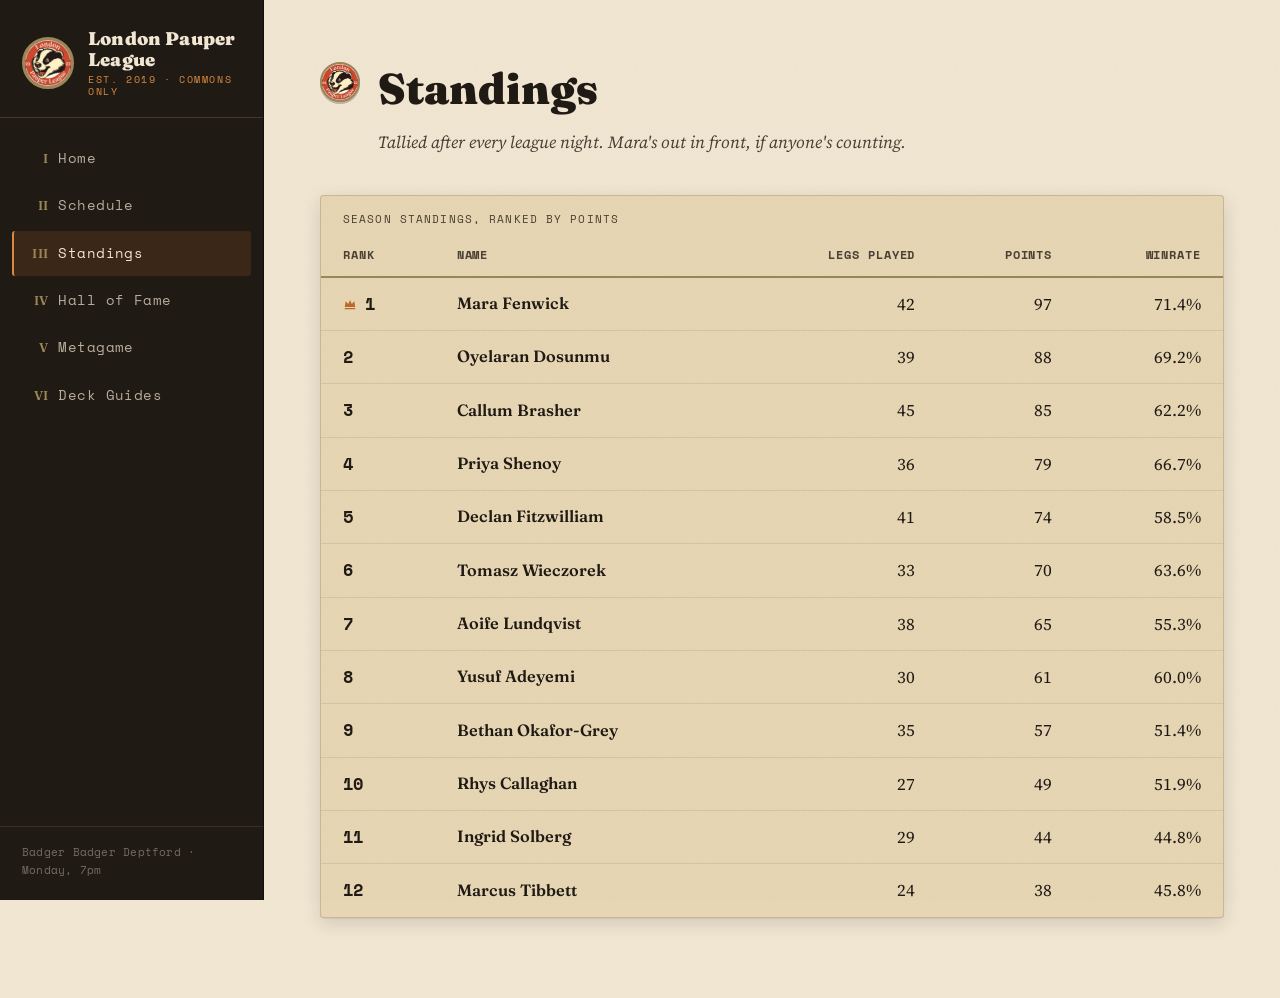
<file: standings.html>
﻿<!doctype html>
<html lang="en">
<head>
<meta charset="utf-8">
<meta name="viewport" content="width=device-width, initial-scale=1">
<title>Standings — London Pauper League</title>
<meta name="description" content="Season ladder for the London Pauper League — legs played, points and winrate.">
<link rel="icon" href="assets/crest.svg" type="image/svg+xml">
<link rel="preconnect" href="https://fonts.googleapis.com">
<link rel="preconnect" href="https://fonts.gstatic.com" crossorigin>
<link href="https://fonts.googleapis.com/css2?family=Fraunces:opsz,wght@9..144,400;9..144,600;9..144,900&family=Source+Serif+4:ital,wght@0,400;0,600;1,400&family=Space+Mono:wght@400;700&display=swap" rel="stylesheet">
<link rel="stylesheet" href="css/style.css">
</head>
<body data-page="standings">
<div class="topbar">
  <button class="nav-toggle" aria-label="Toggle navigation" aria-expanded="false">&#9776;</button>
  <div class="crest-medallion"><img src="assets/logo2.jpg" alt="" onerror="this.onerror=null;this.src='assets/crest.svg'"></div>
  <span class="wordmark">London Pauper League</span>
</div>
<div class="scrim"></div>

<div class="shell">
  <aside class="sidebar">
    <div class="sidebar-head">
      <div class="crest-medallion"><img src="assets/logo2.jpg" alt="London Pauper League crest" onerror="this.onerror=null;this.src='assets/crest.svg'"></div>
      <div class="wordmark">London Pauper League<small>Est. 2019 &middot; Commons Only</small></div>
    </div>
    <ul class="nav">
      <li><a class="nav-link" data-page="home" href="index.html"><span class="glyph">I</span>Home</a></li>
      <li><a class="nav-link" data-page="schedule" href="schedule.html"><span class="glyph">II</span>Schedule</a></li>
      <li><a class="nav-link" data-page="standings" href="standings.html"><span class="glyph">III</span>Standings</a></li>
      <li><a class="nav-link" data-page="hall-of-fame" href="hall-of-fame.html"><span class="glyph">IV</span>Hall of Fame</a></li>
      <li><a class="nav-link" data-page="metagame" href="metagame.html"><span class="glyph">V</span>Metagame</a></li>
      <li><a class="nav-link" data-page="deck-guides" href="deck-guides.html"><span class="glyph">VI</span>Deck Guides</a></li>
    </ul>
    <div class="sidebar-foot">Badger Badger Deptford &middot; Monday, 7pm</div>
  </aside>

  <main class="main">
    <div class="page-head">
      <div class="stamp"><img src="assets/logo2.jpg" alt="" onerror="this.onerror=null;this.src='assets/crest.svg'"></div>
      <div>
        <h1>Standings</h1>
        <p class="lede">Tallied after every league night. Mara's out in front, if anyone's counting.</p>
      </div>
    </div>

    <div class="ledger-wrap">
      <table class="ledger">
        <caption>Season standings, ranked by points</caption>
        <thead>
          <tr>
            <th>Rank</th>
            <th>Name</th>
            <th class="num">Legs Played</th>
            <th class="num">Points</th>
            <th class="num">Winrate</th>
          </tr>
        </thead>
        <tbody id="standings-body">
          <tr><td colspan="5" class="loading-line">Reading the ledger…</td></tr>
        </tbody>
      </table>
    </div>
  </main>
</div>

<script src="js/main.js"></script>
<script src="js/standings.js"></script>
</body>
</html>
</file>
<file: css/style.css>
/* ============================================================
   London Pauper League — design tokens
   ============================================================ */
:root {
  --parchment: #F1E6D2;
  --parchment-deep: #E7D6B4;
  --ink: #201A14;
  --ink-soft: #4A4033;
  --ember: #BE6A28;
  --ember-bright: #D98A3D;
  --oxblood: #6C2430;
  --moss: #4A5A3C;
  --brass: #9C8657;
  --rule: rgba(32, 26, 20, 0.16);
  --rule-soft: rgba(32, 26, 20, 0.09);

  --font-display: "Fraunces", "Iowan Old Style", Georgia, serif;
  --font-body: "Source Serif 4", Georgia, "Times New Roman", serif;
  --font-mono: "Space Mono", "Courier New", monospace;

  --sidebar-w: 264px;
  --shadow-card: 0 6px 18px rgba(32, 26, 20, 0.14), 0 1px 0 rgba(32, 26, 20, 0.06);
}

* { box-sizing: border-box; }

html { scroll-behavior: smooth; }

body {
  margin: 0;
  background: var(--parchment);
  color: var(--ink);
  font-family: var(--font-body);
  font-size: 17px;
  line-height: 1.55;
  -webkit-font-smoothing: antialiased;
}

@media (prefers-reduced-motion: reduce) {
  html { scroll-behavior: auto; }
  * { animation-duration: 0.01ms !important; transition-duration: 0.01ms !important; }
}

a { color: inherit; }

img { max-width: 100%; display: block; }

/* Paper grain overlay — faint, fixed, never intercepts clicks */
body::before {
  content: "";
  position: fixed;
  inset: 0;
  pointer-events: none;
  z-index: 5;
  opacity: 0.05;
  mix-blend-mode: multiply;
  background-image: url("data:image/svg+xml,%3Csvg xmlns='http://www.w3.org/2000/svg' width='160' height='160'%3E%3Cfilter id='n'%3E%3CfeTurbulence type='fractalNoise' baseFrequency='0.85' numOctaves='2' stitchTiles='stitch'/%3E%3C/filter%3E%3Crect width='100%25' height='100%25' filter='url(%23n)'/%3E%3C/svg%3E");
}

/* ============================================================
   Layout shell
   ============================================================ */
.shell {
  display: flex;
  min-height: 100vh;
}

.sidebar {
  width: var(--sidebar-w);
  flex-shrink: 0;
  background: var(--ink);
  color: var(--parchment-deep);
  position: fixed;
  inset: 0 auto 0 0;
  display: flex;
  flex-direction: column;
  z-index: 20;
  border-right: 1px solid rgba(0, 0, 0, 0.4);
}

.sidebar-head {
  display: flex;
  align-items: center;
  gap: 14px;
  padding: 28px 22px 20px;
  border-bottom: 1px solid rgba(241, 230, 210, 0.14);
}

.crest-medallion {
  width: 52px;
  height: 52px;
  border-radius: 50%;
  background: var(--parchment-deep);
  border: 3px solid var(--brass);
  display: grid;
  place-items: center;
  flex-shrink: 0;
  overflow: hidden;
}

.crest-medallion img {
  width: 100%;
  height: 100%;
  object-fit: cover;
  object-position: center;
}

.wordmark {
  font-family: var(--font-display);
  font-weight: 900;
  font-size: 1.15rem;
  line-height: 1.15;
  letter-spacing: 0.01em;
  color: var(--parchment);
}

.wordmark small {
  display: block;
  font-family: var(--font-mono);
  font-weight: 400;
  font-size: 0.62rem;
  letter-spacing: 0.16em;
  text-transform: uppercase;
  color: var(--ember-bright);
  margin-top: 4px;
}

.nav {
  list-style: none;
  margin: 0;
  padding: 18px 12px;
  flex: 1;
  display: flex;
  flex-direction: column;
  gap: 2px;
}

.nav-link {
  display: flex;
  align-items: baseline;
  gap: 10px;
  text-decoration: none;
  padding: 12px 14px;
  border-radius: 3px;
  font-family: var(--font-mono);
  font-size: 0.86rem;
  letter-spacing: 0.03em;
  color: rgba(241, 230, 210, 0.72);
  border-left: 2px solid transparent;
  transition: background-color 0.15s ease, color 0.15s ease, border-color 0.15s ease;
}

.nav-link .glyph {
  font-family: var(--font-display);
  font-weight: 600;
  font-size: 0.8rem;
  color: var(--brass);
  min-width: 1.6em;
  text-align: right;
}

.nav-link:hover {
  background: rgba(241, 230, 210, 0.06);
  color: var(--parchment);
}

body[data-page="home"] .nav-link[data-page="home"],
body[data-page="schedule"] .nav-link[data-page="schedule"],
body[data-page="standings"] .nav-link[data-page="standings"],
body[data-page="hall-of-fame"] .nav-link[data-page="hall-of-fame"],
body[data-page="metagame"] .nav-link[data-page="metagame"],
body[data-page="deck-guides"] .nav-link[data-page="deck-guides"] {
  background: rgba(190, 106, 40, 0.16);
  color: var(--parchment);
  border-left-color: var(--ember-bright);
}

.sidebar-foot {
  padding: 16px 22px 22px;
  font-family: var(--font-mono);
  font-size: 0.7rem;
  color: rgba(241, 230, 210, 0.4);
  border-top: 1px solid rgba(241, 230, 210, 0.1);
  letter-spacing: 0.02em;
}

.nav-toggle {
  display: none;
}

/* ============================================================
   Main content
   ============================================================ */
.main {
  margin-left: var(--sidebar-w);
  flex: 1;
  min-width: 0;
  padding: 56px 56px 80px;
  position: relative;
  z-index: 1;
}

.page-head {
  margin-bottom: 40px;
  display: flex;
  align-items: flex-start;
  gap: 18px;
}

.page-head > div:last-child {
  flex: 1;
  min-width: 0;
}

.page-head .stamp {
  width: 40px;
  height: 40px;
  border-radius: 50%;
  background: var(--oxblood);
  border: 2px solid var(--brass);
  display: grid;
  place-items: center;
  flex-shrink: 0;
  margin-top: 6px;
  overflow: hidden;
  box-shadow: 0 2px 0 rgba(32, 26, 20, 0.25);
}

.page-head .stamp img {
  width: 100%;
  height: 100%;
  object-fit: cover;
  object-position: center;
}

.page-head h1 {
  font-family: var(--font-display);
  font-weight: 900;
  font-size: clamp(2rem, 3.4vw, 2.7rem);
  margin: 0 0 6px;
  color: var(--ink);
}

.page-head .lede {
  font-family: var(--font-body);
  font-style: italic;
  color: var(--ink-soft);
  margin: 0;
}

.eyebrow {
  font-family: var(--font-mono);
  font-size: 0.72rem;
  letter-spacing: 0.14em;
  text-transform: uppercase;
  color: var(--oxblood);
}

/* ============================================================
   Cards (index nav tiles, event cards)
   ============================================================ */
.card {
  background: var(--parchment-deep);
  border: 1px solid var(--rule);
  border-radius: 4px;
  box-shadow: var(--shadow-card);
  padding: 22px 24px;
}

.pin {
  position: absolute;
  top: -7px;
  left: 50%;
  transform: translateX(-50%);
  width: 12px;
  height: 12px;
  border-radius: 50%;
  background: var(--oxblood);
  box-shadow: 0 2px 3px rgba(32, 26, 20, 0.35);
}

/* ============================================================
   Ledger tables (Standings / Metagame)
   ============================================================ */
.ledger-wrap {
  background: var(--parchment-deep);
  border: 1px solid var(--rule);
  border-radius: 4px;
  box-shadow: var(--shadow-card);
  overflow-x: auto;
}

table.ledger {
  width: 100%;
  border-collapse: collapse;
  min-width: 620px;
}

table.ledger caption {
  text-align: left;
  font-family: var(--font-mono);
  font-size: 0.7rem;
  letter-spacing: 0.1em;
  text-transform: uppercase;
  color: var(--ink-soft);
  padding: 14px 22px 0;
}

table.ledger thead th {
  text-align: left;
  font-family: var(--font-mono);
  font-size: 0.72rem;
  letter-spacing: 0.08em;
  text-transform: uppercase;
  color: var(--ink-soft);
  padding: 18px 22px 12px;
  border-bottom: 2px solid var(--brass);
  white-space: nowrap;
}

table.ledger tbody td {
  padding: 13px 22px;
  border-bottom: 1px solid var(--rule-soft);
  font-variant-numeric: tabular-nums;
  vertical-align: middle;
}

table.ledger tbody tr:last-child td { border-bottom: none; }

table.ledger tbody tr:hover { background: rgba(190, 106, 40, 0.08); }

table.ledger td.num, table.ledger th.num { text-align: right; }

.rank-cell {
  display: flex;
  align-items: center;
  gap: 8px;
  font-family: var(--font-mono);
  font-weight: 700;
}

.crown-icon {
  width: 14px;
  height: 14px;
  flex-shrink: 0;
  color: var(--ember);
}

.player-name { font-family: var(--font-display); font-weight: 600; font-size: 1.02rem; }

.deck-name { font-family: var(--font-display); font-weight: 600; font-size: 1.02rem; }

.archetype-tag {
  font-family: var(--font-mono);
  font-size: 0.72rem;
  letter-spacing: 0.04em;
  color: var(--moss);
}

.presence-bar {
  position: relative;
  display: flex;
  align-items: center;
  gap: 10px;
  min-width: 140px;
}

.presence-bar .track {
  flex: 1;
  height: 7px;
  background: var(--rule-soft);
  border-radius: 2px;
  overflow: hidden;
}

.presence-bar .fill {
  height: 100%;
  background: linear-gradient(90deg, var(--ember), var(--oxblood));
  border-radius: 2px;
}

.presence-bar .value {
  font-family: var(--font-mono);
  font-size: 0.85rem;
  width: 3.6em;
  text-align: right;
}

/* ============================================================
   Calendar (Schedule)
   ============================================================ */
.calendar-nav {
  display: flex;
  align-items: center;
  gap: 18px;
  margin-bottom: 18px;
}

.calendar-nav h2 {
  font-family: var(--font-display);
  font-weight: 700;
  font-size: 1.3rem;
  margin: 0;
  min-width: 210px;
}

.cal-btn {
  font-family: var(--font-mono);
  font-size: 0.85rem;
  background: var(--parchment-deep);
  border: 1px solid var(--brass);
  color: var(--ink);
  border-radius: 3px;
  padding: 7px 14px;
  cursor: pointer;
}

.cal-btn:hover { background: var(--ember); color: var(--parchment); border-color: var(--ember); }

.calendar-grid {
  display: grid;
  grid-template-columns: repeat(7, 1fr);
  background: var(--parchment-deep);
  border: 1px solid var(--rule);
  border-radius: 4px;
  box-shadow: var(--shadow-card);
  overflow: hidden;
  margin-bottom: 44px;
}

.calendar-grid .weekday {
  font-family: var(--font-mono);
  font-size: 0.68rem;
  letter-spacing: 0.1em;
  text-transform: uppercase;
  color: var(--ink-soft);
  padding: 10px 8px;
  text-align: center;
  border-bottom: 2px solid var(--brass);
}

.cal-cell {
  min-height: 96px;
  border-right: 1px solid var(--rule-soft);
  border-bottom: 1px solid var(--rule-soft);
  padding: 8px;
  position: relative;
}

.cal-cell:nth-child(7n) { border-right: none; }

.cal-cell.pad { background: rgba(32, 26, 20, 0.03); }

.cal-cell .daynum {
  font-family: var(--font-mono);
  font-size: 0.75rem;
  color: var(--ink-soft);
}

.cal-cell.today .daynum {
  display: inline-block;
  background: var(--oxblood);
  color: var(--parchment);
  border-radius: 50%;
  width: 20px;
  height: 20px;
  line-height: 20px;
  text-align: center;
}

.cal-event {
  margin-top: 6px;
  font-family: var(--font-mono);
  font-size: 0.68rem;
  line-height: 1.35;
  background: rgba(190, 106, 40, 0.16);
  border-left: 2px solid var(--ember);
  padding: 3px 6px;
  border-radius: 2px;
}

.cal-event.major { background: rgba(108, 36, 48, 0.14); border-left-color: var(--oxblood); }

.agenda {
  display: flex;
  flex-direction: column;
  gap: 14px;
}

.agenda-item {
  position: relative;
  display: grid;
  grid-template-columns: 92px 1fr;
  gap: 20px;
  padding: 18px 24px;
}

.agenda-item .when {
  font-family: var(--font-mono);
  font-size: 0.78rem;
  color: var(--oxblood);
  border-right: 1px solid var(--rule);
  padding-right: 16px;
}

.agenda-item .when .day { display: block; font-family: var(--font-display); font-size: 1.6rem; font-weight: 700; color: var(--ink); }

.agenda-item h3 { margin: 0 0 4px; font-family: var(--font-display); font-size: 1.15rem; }

.agenda-item p { margin: 0; color: var(--ink-soft); font-size: 0.95rem; }

.agenda-item .meta {
  font-family: var(--font-mono);
  font-size: 0.72rem;
  letter-spacing: 0.03em;
  color: var(--moss);
  margin-top: 6px;
  display: block;
}

/* ============================================================
   Hall of Fame
   ============================================================ */
.hof-grid {
  display: grid;
  grid-template-columns: repeat(auto-fill, minmax(230px, 1fr));
  gap: 30px;
}

.hof-card {
  position: relative;
  background: var(--parchment-deep);
  border: 1px solid var(--rule);
  border-radius: 4px;
  box-shadow: var(--shadow-card);
  padding: 22px 20px 20px;
  text-align: center;
}

.hof-frame {
  width: 108px;
  height: 108px;
  border-radius: 50%;
  margin: 0 auto 16px;
  border: 4px solid var(--brass);
  box-shadow: 0 3px 8px rgba(32, 26, 20, 0.25);
  display: grid;
  place-items: center;
  color: var(--parchment);
}

.hof-frame svg { width: 58%; height: 58%; }

.hof-card h3 { font-family: var(--font-display); margin: 0 0 3px; font-size: 1.15rem; }

.hof-deck { font-family: var(--font-mono); font-size: 0.76rem; color: var(--oxblood); letter-spacing: 0.02em; margin-bottom: 10px; }

.hof-joined { font-family: var(--font-mono); font-size: 0.68rem; color: var(--ink-soft); text-transform: uppercase; letter-spacing: 0.08em; margin-bottom: 12px; }

.hof-blurb { font-size: 0.9rem; color: var(--ink-soft); margin: 0; line-height: 1.5; }

/* ============================================================
   Home / hero
   ============================================================ */
.hero {
  display: flex;
  align-items: center;
  gap: 48px;
  padding: 20px 0 56px;
  border-bottom: 1px solid var(--rule);
  margin-bottom: 48px;
}

.hero-seal {
  width: 168px;
  height: 168px;
  border-radius: 50%;
  background: radial-gradient(circle at 35% 30%, #7c2c39, var(--oxblood) 70%);
  border: 5px solid var(--brass);
  box-shadow: 0 10px 26px rgba(32, 26, 20, 0.3), inset 0 0 0 6px rgba(241, 230, 210, 0.08);
  display: grid;
  place-items: center;
  flex-shrink: 0;
  overflow: hidden;
}

.hero-seal img {
  width: 100%;
  height: 100%;
  object-fit: cover;
  object-position: center;
}

.hero-copy .eyebrow { margin-bottom: 10px; }

.hero-copy h1 {
  font-family: var(--font-display);
  font-weight: 900;
  font-size: clamp(2.4rem, 4.6vw, 3.6rem);
  line-height: 1.04;
  margin: 0 0 16px;
}

.hero-copy p.tag {
  font-family: var(--font-body);
  font-style: italic;
  font-size: 1.15rem;
  color: var(--ink-soft);
  max-width: 52ch;
  margin: 0 0 22px;
}

.hero-stats {
  display: flex;
  gap: 28px;
  font-family: var(--font-mono);
}

.hero-stats .stat b {
  display: block;
  font-family: var(--font-display);
  font-size: 1.6rem;
  color: var(--oxblood);
}

.hero-stats .stat span {
  font-size: 0.68rem;
  letter-spacing: 0.08em;
  text-transform: uppercase;
  color: var(--ink-soft);
}

.next-up {
  margin-bottom: 52px;
}

.next-up-card {
  position: relative;
  display: flex;
  align-items: center;
  gap: 22px;
  padding: 24px 28px;
}

.next-up-card .when .day {
  font-family: var(--font-display);
  font-weight: 900;
  font-size: 2.4rem;
  color: var(--oxblood);
  line-height: 1;
}

.next-up-card .when .month {
  font-family: var(--font-mono);
  font-size: 0.72rem;
  letter-spacing: 0.1em;
  text-transform: uppercase;
  text-align: center;
  display: block;
}

.next-up-card h3 { margin: 4px 0 4px; font-family: var(--font-display); font-size: 1.25rem; }
.next-up-card p { margin: 0; color: var(--ink-soft); }

.section-title {
  font-family: var(--font-display);
  font-weight: 700;
  font-size: 1.4rem;
  margin: 0 0 20px;
}

.quick-grid {
  display: grid;
  grid-template-columns: repeat(auto-fit, minmax(220px, 1fr));
  gap: 22px;
}

.quick-card {
  position: relative;
  text-decoration: none;
  color: var(--ink);
  display: block;
  transition: transform 0.15s ease, box-shadow 0.15s ease;
}

.quick-card:hover { transform: translateY(-3px); }

.quick-card .glyph {
  font-family: var(--font-display);
  font-weight: 700;
  font-size: 1.6rem;
  color: var(--brass);
  margin-bottom: 10px;
  display: block;
}

.quick-card h3 { margin: 0 0 6px; font-family: var(--font-display); font-size: 1.15rem; }
.quick-card p { margin: 0; font-size: 0.88rem; color: var(--ink-soft); }

/* ============================================================
   Deck Guides — hub grid
   ============================================================ */
.guide-grid {
  display: grid;
  grid-template-columns: repeat(auto-fit, minmax(280px, 1fr));
  gap: 24px;
}

.guide-card {
  position: relative;
  text-decoration: none;
  color: var(--ink);
  display: block;
  transition: transform 0.15s ease;
}

.guide-card:hover { transform: translateY(-3px); }

.guide-card .pips {
  display: flex;
  gap: 5px;
  margin-bottom: 12px;
}

.guide-card .pip {
  width: 16px;
  height: 16px;
  border-radius: 50%;
  border: 1px solid var(--rule);
  flex-shrink: 0;
}

.guide-card .archetype-tag {
  display: block;
  margin-bottom: 6px;
}

.guide-card h3 { margin: 0 0 8px; font-family: var(--font-display); font-size: 1.3rem; }

.guide-card p.tagline { margin: 0 0 14px; font-size: 0.92rem; color: var(--ink-soft); line-height: 1.5; }

.guide-card .read-link {
  font-family: var(--font-mono);
  font-size: 0.72rem;
  letter-spacing: 0.06em;
  text-transform: uppercase;
  color: var(--oxblood);
}

/* ============================================================
   Deck Guides — individual guide page
   ============================================================ */
.guide-back {
  font-family: var(--font-mono);
  font-size: 0.72rem;
  letter-spacing: 0.06em;
  text-transform: uppercase;
  text-decoration: none;
  color: var(--oxblood);
  display: inline-block;
  margin-bottom: 14px;
}

.guide-back:hover { text-decoration: underline; }

.guide-meta {
  display: flex;
  align-items: center;
  gap: 14px;
  margin: 10px 0 4px;
}

.guide-meta .pips { display: flex; gap: 5px; }

.guide-meta .pip {
  width: 16px;
  height: 16px;
  border-radius: 50%;
  border: 1px solid var(--rule);
}

.guide-meta .pilot {
  font-family: var(--font-mono);
  font-size: 0.78rem;
  color: var(--ink-soft);
}

.guide-section {
  margin-bottom: 48px;
}

.guide-intro p {
  font-size: 1.05rem;
  margin: 0 0 16px;
}

.guide-intro p:last-child { margin-bottom: 0; }

.decklist-grid {
  display: grid;
  grid-template-columns: repeat(3, 1fr);
  gap: 0;
  background: var(--parchment-deep);
  border: 1px solid var(--rule);
  border-radius: 4px;
  box-shadow: var(--shadow-card);
  overflow: hidden;
}

.decklist-col {
  padding: 20px 22px;
  border-right: 1px solid var(--rule-soft);
}

.decklist-col:last-child { border-right: none; }

.decklist-col.sideboard-col { background: rgba(108, 36, 48, 0.05); }

.decklist-group { margin-bottom: 20px; }

.decklist-group:last-child { margin-bottom: 0; }

.decklist-group h3 {
  font-family: var(--font-mono);
  font-size: 0.72rem;
  letter-spacing: 0.1em;
  text-transform: uppercase;
  color: var(--oxblood);
  margin: 0 0 4px;
  padding-bottom: 10px;
  border-bottom: 2px solid var(--brass);
}

.decklist-row {
  display: flex;
  gap: 10px;
  padding: 7px 0;
  border-bottom: 1px solid var(--rule-soft);
  font-size: 0.92rem;
}

.decklist-row:last-of-type { border-bottom: none; }

.decklist-row .qty {
  font-family: var(--font-mono);
  color: var(--ink-soft);
  width: 1.6em;
  flex-shrink: 0;
  text-align: right;
}

.decklist-group .group-total {
  margin-top: 10px;
  padding-top: 8px;
  border-top: 1px solid var(--brass);
  font-family: var(--font-mono);
  font-size: 0.72rem;
  color: var(--ink-soft);
  text-transform: uppercase;
  letter-spacing: 0.06em;
}

.howto-block {
  margin-bottom: 26px;
}

.howto-block:last-child { margin-bottom: 0; }

.howto-block h3 {
  font-family: var(--font-display);
  font-size: 1.15rem;
  margin: 0 0 8px;
}

.howto-block p {
  margin: 0;
  color: var(--ink-soft);
}

/* ============================================================
   Footer / states
   ============================================================ */
.loading-line, .empty-line {
  font-family: var(--font-mono);
  font-size: 0.85rem;
  color: var(--ink-soft);
  padding: 20px 22px;
}

:focus-visible {
  outline: 2px solid var(--ember);
  outline-offset: 2px;
}

/* ============================================================
   Responsive
   ============================================================ */
@media (max-width: 880px) {
  .sidebar {
    position: fixed;
    top: 0; left: 0; bottom: 0;
    transform: translateX(-100%);
    transition: transform 0.2s ease;
    width: min(var(--sidebar-w), 82vw);
  }

  body.nav-open .sidebar { transform: translateX(0); }

  .main { margin-left: 0; padding: 90px 22px 60px; }

  .topbar {
    position: fixed;
    top: 0; left: 0; right: 0;
    height: 60px;
    background: var(--ink);
    display: flex;
    align-items: center;
    gap: 12px;
    padding: 0 18px;
    z-index: 30;
  }

  .nav-toggle {
    display: inline-flex;
    align-items: center;
    justify-content: center;
    width: 38px;
    height: 38px;
    border-radius: 4px;
    border: 1px solid rgba(241, 230, 210, 0.3);
    background: transparent;
    color: var(--parchment);
    font-size: 1.1rem;
    cursor: pointer;
  }

  .topbar .wordmark { font-size: 1rem; }
  .topbar .crest-medallion { width: 36px; height: 36px; }

  .scrim {
    display: none;
    position: fixed; inset: 0;
    background: rgba(32, 26, 20, 0.45);
    z-index: 15;
  }

  body.nav-open .scrim { display: block; }

  .hero { flex-direction: column; text-align: center; }
  .hero-stats { justify-content: center; flex-wrap: wrap; }
  .agenda-item { grid-template-columns: 1fr; }
  .agenda-item .when { border-right: none; border-bottom: 1px solid var(--rule); padding-bottom: 8px; }

  .decklist-grid { grid-template-columns: 1fr; }
  .decklist-col { border-right: none; border-bottom: 1px solid var(--rule-soft); }
  .decklist-col:last-child { border-bottom: none; }
}

@media (min-width: 881px) {
  .topbar { display: none; }
  .scrim { display: none; }
}
</file>
